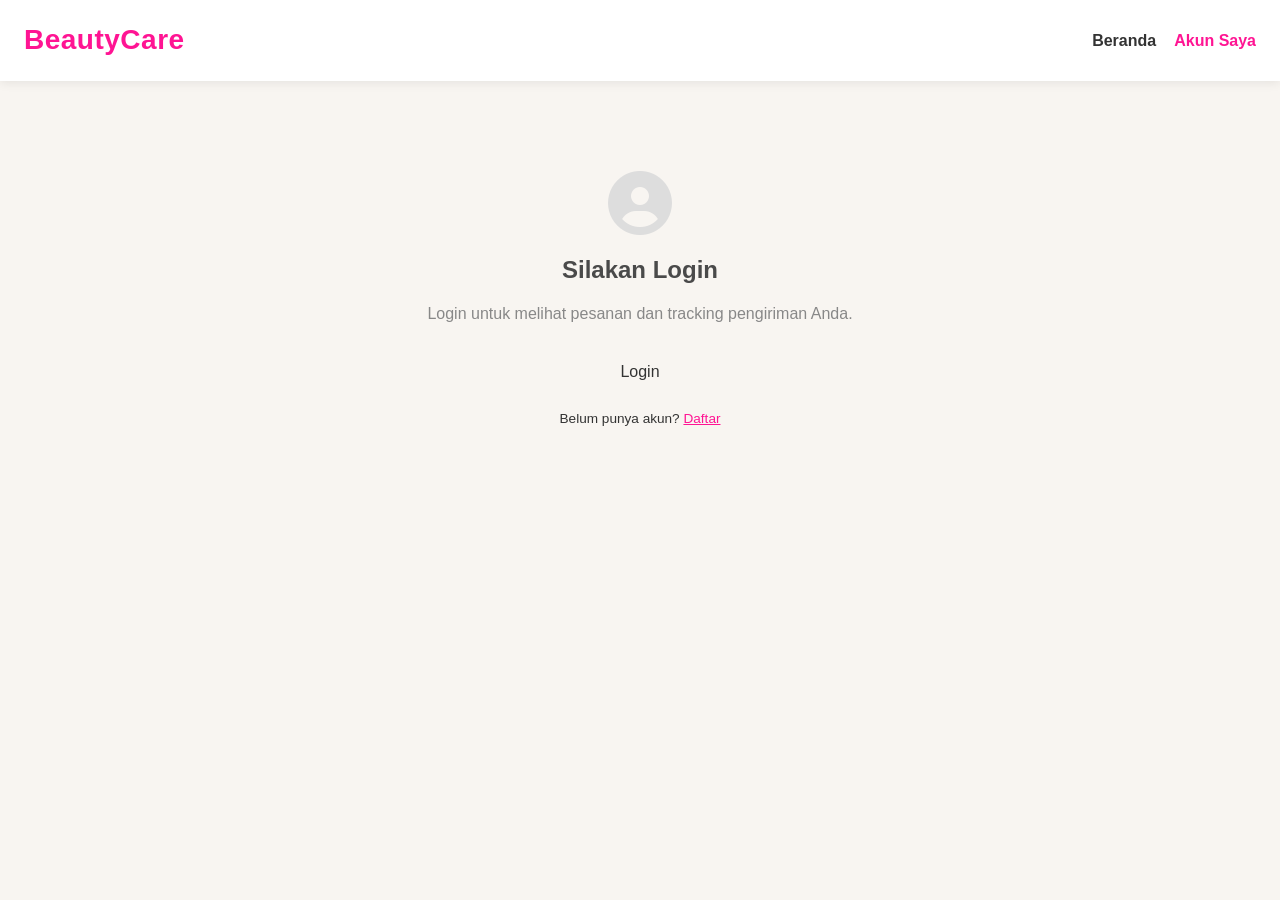
<file: account.html>
<!DOCTYPE html>
<html lang="id">
<head>
  <meta charset="UTF-8">
  <meta name="viewport" content="width=device-width, initial-scale=1.0">
  <link rel="stylesheet" href="style.css">
  <link rel="stylesheet" href="https://cdnjs.cloudflare.com/ajax/libs/font-awesome/6.4.0/css/all.min.css">
  <title>Akun Saya - BeautyCare</title>
  <style>
    .account-page { max-width: 900px; margin: 0 auto; padding: 30px 20px; }
    .account-header { display: flex; justify-content: space-between; align-items: center; margin-bottom: 24px; flex-wrap: wrap; gap: 12px; }
    .account-header h1 { font-size: 1.5rem; color: #4a4a4a; }
    .user-info { background: #fff; padding: 18px 22px; border-radius: 16px; box-shadow: 0 4px 16px rgba(0,0,0,0.06); margin-bottom: 24px; display: flex; align-items: center; gap: 14px; }
    .user-avatar { width: 48px; height: 48px; border-radius: 50%; background: deeppink; color: #fff; display: flex; align-items: center; justify-content: center; font-size: 1.2rem; font-weight: 700; }
    .user-details { flex: 1; }
    .user-details strong { display: block; font-size: 1.05rem; }
    .user-details span { font-size: 0.85rem; color: #888; }
    .order-card { background: #fff; border-radius: 16px; box-shadow: 0 4px 16px rgba(0,0,0,0.06); margin-bottom: 16px; overflow: hidden; }
    .order-card-header { padding: 16px 20px; display: flex; justify-content: space-between; align-items: center; border-bottom: 1px solid #f0ece6; flex-wrap: wrap; gap: 8px; }
    .order-id { font-weight: 700; color: #4a4a4a; }
    .order-date { font-size: 0.8rem; color: #999; }
    .order-card-body { padding: 16px 20px; display: flex; gap: 16px; flex-wrap: wrap; }
    .order-produk { flex: 1; min-width: 150px; }
    .order-produk h3 { font-size: 1rem; margin-bottom: 4px; }
    .order-produk p { font-size: 0.85rem; color: #888; }
    .order-rincian { text-align: right; min-width: 140px; }
    .order-rincian .harga { font-weight: 700; color: deeppink; font-size: 1.1rem; }
    .order-rincian .qty { font-size: 0.85rem; color: #888; }
    .order-card-footer { padding: 12px 20px; background: #faf8f5; display: flex; justify-content: space-between; align-items: center; flex-wrap: wrap; gap: 10px; }
    .resi-box { display: flex; align-items: center; gap: 8px; }
    .resi-box span { font-size: 0.8rem; color: #888; }
    .resi-box .resi-num { font-weight: 700; color: #4a4a4a; letter-spacing: 0.5px; }
    .track-btn { display: inline-flex; align-items: center; gap: 6px; padding: 8px 18px; border-radius: 999px; background: deeppink; color: #fff; font-weight: 600; font-size: 0.85rem; text-decoration: none; transition: 0.2s; }
    .track-btn:hover { background: #c0006e; }
    .status-badge { display: inline-block; padding: 4px 14px; border-radius: 999px; font-size: 0.8rem; font-weight: 600; }
    .no-orders { text-align: center; padding: 60px 20px; color: #999; }
    .no-orders i { font-size: 3rem; margin-bottom: 12px; color: #ddd; }
    .btn-logout { padding: 8px 20px; border-radius: 999px; border: 1.5px solid #e0ddd8; background: #fff; cursor: pointer; font-size: 0.85rem; transition: 0.2s; }
    .btn-logout:hover { border-color: deeppink; color: deeppink; }
    .login-prompt { text-align: center; padding: 60px 20px; }
    .login-prompt h2 { margin-bottom: 12px; color: #4a4a4a; }
  </style>
</head>
<body>
<header>
  <div class="logo">BeautyCare</div>
  <nav>
    <ul>
      <li><a href="index.html">Beranda</a></li>
      <li><a href="account.html" style="color:deeppink;font-weight:700">Akun Saya</a></li>
    </ul>
  </nav>
</header>

<div class="account-page" id="account-page"></div>

<script>
const API_ORDERS = 'api/orders.php';
const API_AUTH = 'api/auth.php';
const API_DIGITAL = 'api/digital.php';

function getToken() { return localStorage.getItem('bcare_token'); }
function getUser() {
  const raw = localStorage.getItem('bcare_user');
  return raw ? JSON.parse(raw) : null;
}

function formatRupiah(n) {
  return 'Rp ' + n.toString().replace(/\B(?=(\d{3})+(?!\d))/g, '.');
}

function statusBadge(s) {
  const colors = {
    'Menunggu': 'background:#fff3cd;color:#856404',
    'Diproses': 'background:#cce5ff;color:#004085',
    'Dikirim': 'background:#d4edda;color:#155724',
    'Selesai': 'background:#d4edda;color:#155724',
    'Ditolak': 'background:#f8d7da;color:#721c24'
  };
  return `<span class="status-badge" style="${colors[s] || ''}">${s}</span>`;
}

async function loadOrders() {
  const page = document.getElementById('account-page');
  const user = getUser();
  const token = getToken();

  if (!user || !token) {
    page.innerHTML = `
      <div class="login-prompt">
        <i class="fas fa-user-circle" style="font-size:4rem;color:#ddd;margin-bottom:16px;display:block"></i>
        <h2>Silakan Login</h2>
        <p style="color:#888;margin-bottom:20px">Login untuk melihat pesanan dan tracking pengiriman Anda.</p>
        <a href="login.html" class="btn-pesan" style="display:inline-block;padding:12px 40px;text-decoration:none">Login</a>
        <p style="margin-top:12px;font-size:0.85rem">Belum punya akun? <a href="register.html" style="color:deeppink">Daftar</a></p>
      </div>`;
    return;
  }

  page.innerHTML = '<p style="text-align:center;padding:40px;color:#999">Memuat pesanan...</p>';

  try {
    const res = await fetch(API_ORDERS + '?user_id=' + user.id);
    const orders = await res.json();

    page.innerHTML = `
      <div class="account-header">
        <h1><i class="fas fa-box"></i> Pesanan Saya</h1>
        <button class="btn-logout" onclick="logout()"><i class="fas fa-sign-out-alt"></i> Logout</button>
      </div>
      <div class="user-info">
        <div class="user-avatar">${user.nama.charAt(0).toUpperCase()}</div>
        <div class="user-details">
          <strong>${user.nama}</strong>
          <span>${user.email}</span>
        </div>
      </div>
      ${orders.length === 0 ? `
        <div class="no-orders">
          <i class="fas fa-shopping-bag"></i>
          <p>Belum ada pesanan.</p>
          <a href="index.html" class="btn-pesan" style="display:inline-block;margin-top:12px;padding:10px 28px;text-decoration:none">Belanja Sekarang</a>
        </div>
      ` : orders.map(o => {
        const statusClass = 'status-' + o.status.toLowerCase().replace(/ /g, '-');
        const jntTrack = o.resi ? 'https://www.jet.co.id/tracking/' + o.resi : '#';
        const isDigital = o.kurir === '-' || o.kota_tujuan === '-' || o.alamat === '-';
        return `
        <div class="order-card">
          <div class="order-card-header">
            <div>
              <span class="order-id">#${o.id}</span>
              <span class="order-date">${o.tanggal || '-'}</span>
              ${isDigital ? '<span style="margin-left:8px;font-size:0.7rem;color:#1565c0;background:#e3f2fd;padding:2px 10px;border-radius:999px"><i class="fas fa-download"></i> Digital</span>' : ''}
            </div>
            ${statusBadge(o.status)}
          </div>
          <div class="order-card-body">
            <div class="order-produk">
              <h3>${o.produk}</h3>
              ${isDigital ? '<p style="color:#1565c0"><i class="fas fa-download"></i> Produk Digital</p>' : `<p>Kurir: ${o.kurir || 'J&T Reguler'} | ${o.kota_tujuan || ''}</p>`}
              ${o.catatan ? '<p style="font-style:italic;color:#999">Catatan: ' + o.catatan + '</p>' : ''}
            </div>
            <div class="order-rincian">
              <div class="harga">${formatRupiah(o.total || o.harga * o.jumlah)}</div>
              <div class="qty">${o.jumlah} x ${formatRupiah(o.harga)}</div>
            </div>
          </div>
          <div class="order-card-footer">
            ${isDigital && (o.status === 'Diproses' || o.status === 'Dikirim' || o.status === 'Selesai') ? `
              <a href="${API_DIGITAL}?action=view&id=${o.produk_id}&order_id=${o.id}&user_id=${o.user_id}" target="_blank" class="track-btn" style="background:#1565c0"><i class="fas fa-eye"></i> Lihat Produk Digital</a>
            ` : ''}
            ${!isDigital ? `
            <div class="resi-box">
              ${o.resi ? `<span>No. Resi:</span><span class="resi-num">${o.resi}</span>` : '<span style="color:#999">Resi: -</span>'}
            </div>
            ${o.resi ? `<a href="${jntTrack}" target="_blank" class="track-btn"><i class="fas fa-search-location"></i> Lacak Paket</a>` : '<span style="font-size:0.8rem;color:#bbb">Menunggu resi</span>'}
            ` : ''}
          </div>
        </div>`;
      }).join('')}`;
  } catch {
    page.innerHTML = '<p style="text-align:center;padding:40px;color:#e74c3c">Gagal memuat pesanan.</p>';
  }
}

function logout() {
  const token = getToken();
  if (token) {
    fetch(API_AUTH + '?action=logout', {
      method: 'POST',
      headers: { 'Content-Type': 'application/json' },
      body: JSON.stringify({ token })
    }).catch(() => {});
  }
  localStorage.removeItem('bcare_token');
  localStorage.removeItem('bcare_user');
  loadOrders();
}

loadOrders();
</script>
</body>
</html>
</file>
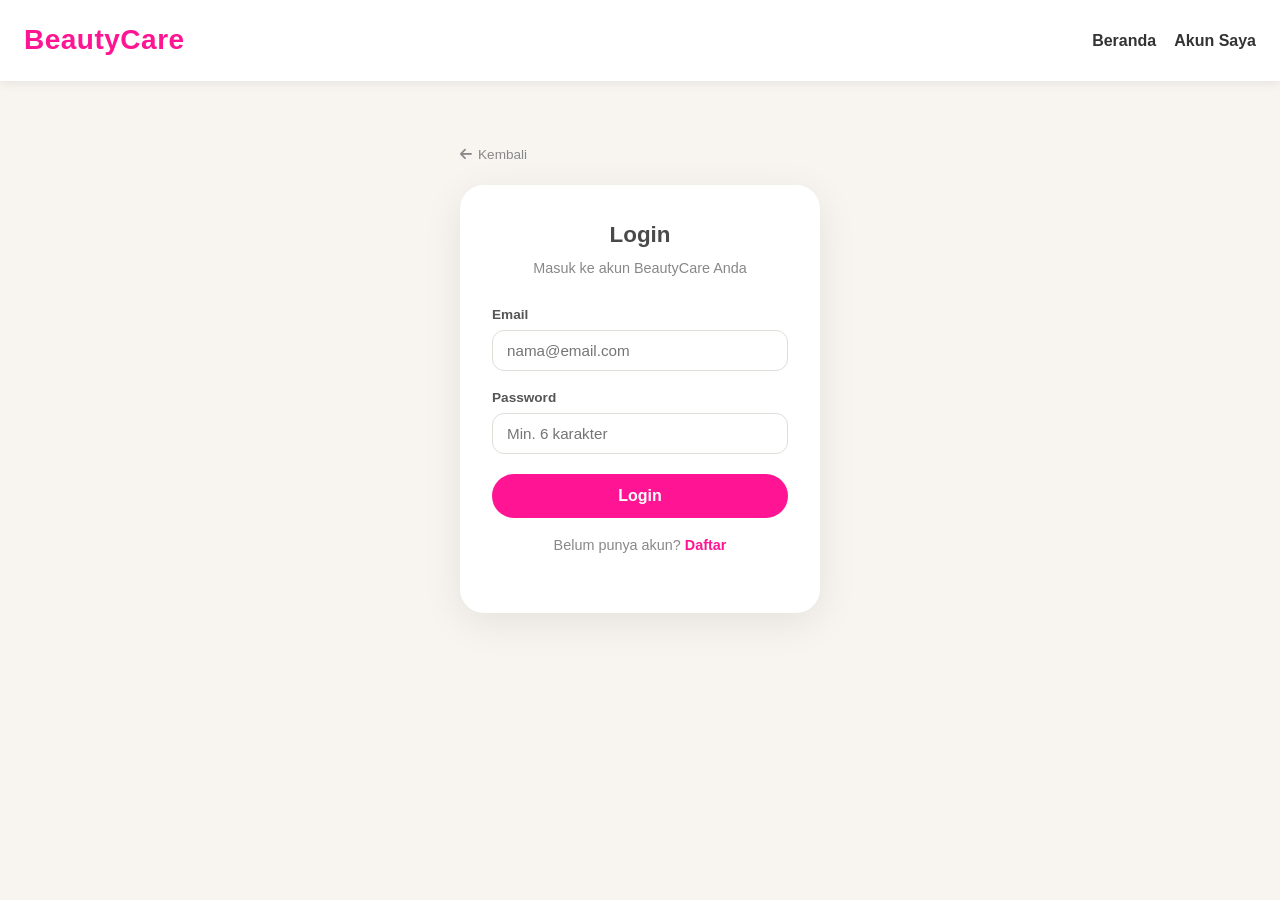
<file: login.html>
<!DOCTYPE html>
<html lang="id">
<head>
  <meta charset="UTF-8">
  <meta name="viewport" content="width=device-width, initial-scale=1.0">
  <link rel="stylesheet" href="style.css">
  <link rel="stylesheet" href="https://cdnjs.cloudflare.com/ajax/libs/font-awesome/6.4.0/css/all.min.css">
  <title>Login - BeautyCare</title>
  <style>
    .auth-page { max-width: 400px; margin: 60px auto; padding: 0 20px; }
    .auth-card { background: #fff; padding: 32px; border-radius: 24px; box-shadow: 0 10px 40px rgba(0,0,0,0.08); }
    .auth-card h1 { text-align:center; font-size:1.4rem; color:#4a4a4a; margin-bottom:4px; }
    .auth-card p { text-align:center; color:#888; font-size:0.9rem; margin-bottom:24px; }
    .auth-card .form-group { margin-bottom:16px; }
    .auth-card label { display:block; font-size:0.85rem; font-weight:600; color:#555; margin-bottom:4px; }
    .auth-card input { width:100%; padding:11px 14px; border:1.5px solid #e0ddd8; border-radius:12px; font-size:0.95rem; box-sizing:border-box; transition:0.2s; }
    .auth-card input:focus { outline:none; border-color:deeppink; }
    .auth-card .btn-submit { width:100%; padding:13px; border:none; border-radius:999px; background:deeppink; color:#fff; font-weight:700; font-size:1rem; cursor:pointer; transition:0.25s; margin-top:4px; }
    .auth-card .btn-submit:hover { background:#c0006e; }
    .auth-card .link { text-align:center; margin-top:16px; font-size:0.9rem; color:#888; }
    .auth-card .link a { color:deeppink; text-decoration:none; font-weight:600; }
    .auth-card .error-msg { background:#fff0f0; color:#e74c3c; padding:10px 14px; border-radius:10px; font-size:0.85rem; margin-bottom:16px; display:none; }
    .back-link { display:inline-flex; align-items:center; gap:6px; color:#888; text-decoration:none; font-size:0.85rem; margin-bottom:20px; }
    .back-link:hover { color:deeppink; }
  </style>
</head>
<body>
<header>
  <div class="logo">BeautyCare</div>
  <nav>
    <ul>
      <li><a href="index.html">Beranda</a></li>
      <li><a href="account.html">Akun Saya</a></li>
    </ul>
  </nav>
</header>
<div class="auth-page">
  <a href="index.html" class="back-link"><i class="fas fa-arrow-left"></i> Kembali</a>
  <div class="auth-card">
    <h1>Login</h1>
    <p>Masuk ke akun BeautyCare Anda</p>
    <div class="error-msg" id="error-msg"></div>
    <form id="form-login">
      <div class="form-group">
        <label>Email</label>
        <input type="email" id="email" required placeholder="nama@email.com">
      </div>
      <div class="form-group">
        <label>Password</label>
        <input type="password" id="password" required placeholder="Min. 6 karakter">
      </div>
      <button type="submit" class="btn-submit" id="btn-login">Login</button>
    </form>
    <p class="link">Belum punya akun? <a href="register.html">Daftar</a></p>
  </div>
</div>
<script>
document.getElementById('form-login').addEventListener('submit', async function(e) {
  e.preventDefault();
  const btn = document.getElementById('btn-login');
  const errEl = document.getElementById('error-msg');
  btn.textContent = 'Memproses...';
  btn.disabled = true;
  errEl.style.display = 'none';
  try {
    const res = await fetch('api/auth.php?action=login', {
      method: 'POST',
      headers: { 'Content-Type': 'application/json' },
      body: JSON.stringify({ email: document.getElementById('email').value, password: document.getElementById('password').value })
    });
    const data = await res.json();
    if (res.ok) {
      localStorage.setItem('bcare_token', data.token);
      localStorage.setItem('bcare_user', JSON.stringify(data.user));
      window.location.href = 'account.html';
    } else {
      errEl.textContent = data.error || 'Login gagal';
      errEl.style.display = 'block';
    }
  } catch {
    errEl.textContent = 'Gagal terhubung ke server.';
    errEl.style.display = 'block';
  } finally {
    btn.textContent = 'Login';
    btn.disabled = false;
  }
});
</script>
</body>
</html>
</file>
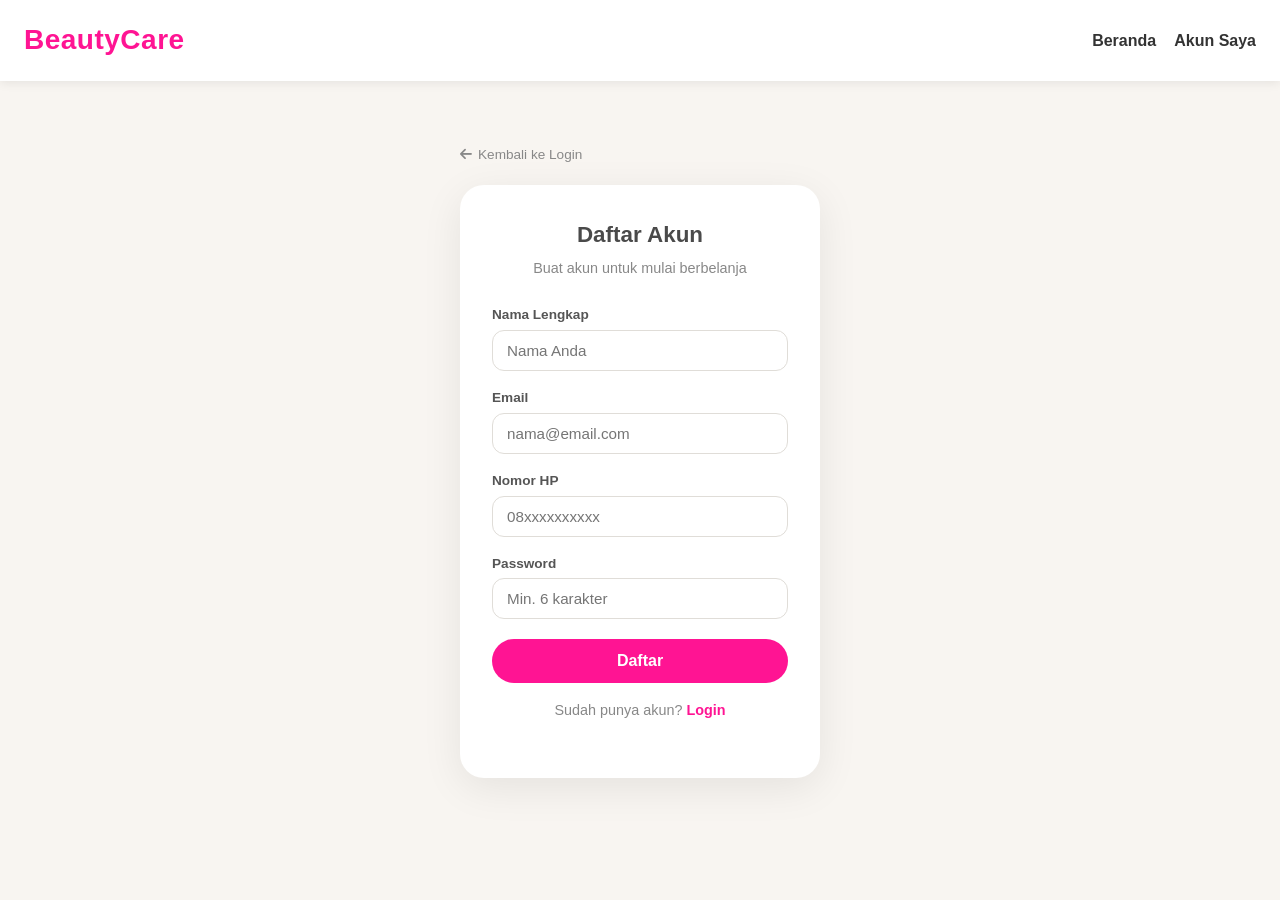
<file: register.html>
<!DOCTYPE html>
<html lang="id">
<head>
  <meta charset="UTF-8">
  <meta name="viewport" content="width=device-width, initial-scale=1.0">
  <link rel="stylesheet" href="style.css">
  <link rel="stylesheet" href="https://cdnjs.cloudflare.com/ajax/libs/font-awesome/6.4.0/css/all.min.css">
  <title>Daftar - BeautyCare</title>
  <style>
    .auth-page { max-width: 400px; margin: 60px auto; padding: 0 20px; }
    .auth-card { background: #fff; padding: 32px; border-radius: 24px; box-shadow: 0 10px 40px rgba(0,0,0,0.08); }
    .auth-card h1 { text-align:center; font-size:1.4rem; color:#4a4a4a; margin-bottom:4px; }
    .auth-card p { text-align:center; color:#888; font-size:0.9rem; margin-bottom:24px; }
    .auth-card .form-group { margin-bottom:16px; }
    .auth-card label { display:block; font-size:0.85rem; font-weight:600; color:#555; margin-bottom:4px; }
    .auth-card input { width:100%; padding:11px 14px; border:1.5px solid #e0ddd8; border-radius:12px; font-size:0.95rem; box-sizing:border-box; transition:0.2s; }
    .auth-card input:focus { outline:none; border-color:deeppink; }
    .auth-card .btn-submit { width:100%; padding:13px; border:none; border-radius:999px; background:deeppink; color:#fff; font-weight:700; font-size:1rem; cursor:pointer; transition:0.25s; margin-top:4px; }
    .auth-card .btn-submit:hover { background:#c0006e; }
    .auth-card .link { text-align:center; margin-top:16px; font-size:0.9rem; color:#888; }
    .auth-card .link a { color:deeppink; text-decoration:none; font-weight:600; }
    .auth-card .error-msg { background:#fff0f0; color:#e74c3c; padding:10px 14px; border-radius:10px; font-size:0.85rem; margin-bottom:16px; display:none; }
    .back-link { display:inline-flex; align-items:center; gap:6px; color:#888; text-decoration:none; font-size:0.85rem; margin-bottom:20px; }
    .back-link:hover { color:deeppink; }
  </style>
</head>
<body>
<header>
  <div class="logo">BeautyCare</div>
  <nav>
    <ul>
      <li><a href="index.html">Beranda</a></li>
      <li><a href="account.html">Akun Saya</a></li>
    </ul>
  </nav>
</header>
<div class="auth-page">
  <a href="login.html" class="back-link"><i class="fas fa-arrow-left"></i> Kembali ke Login</a>
  <div class="auth-card">
    <h1>Daftar Akun</h1>
    <p>Buat akun untuk mulai berbelanja</p>
    <div class="error-msg" id="error-msg"></div>
    <form id="form-register">
      <div class="form-group">
        <label>Nama Lengkap</label>
        <input type="text" id="nama" required placeholder="Nama Anda">
      </div>
      <div class="form-group">
        <label>Email</label>
        <input type="email" id="email" required placeholder="nama@email.com">
      </div>
      <div class="form-group">
        <label>Nomor HP</label>
        <input type="tel" id="no_hp" placeholder="08xxxxxxxxxx">
      </div>
      <div class="form-group">
        <label>Password</label>
        <input type="password" id="password" required minlength="6" placeholder="Min. 6 karakter">
      </div>
      <button type="submit" class="btn-submit" id="btn-register">Daftar</button>
    </form>
    <p class="link">Sudah punya akun? <a href="login.html">Login</a></p>
  </div>
</div>
<script>
document.getElementById('form-register').addEventListener('submit', async function(e) {
  e.preventDefault();
  const btn = document.getElementById('btn-register');
  const errEl = document.getElementById('error-msg');
  btn.textContent = 'Memproses...';
  btn.disabled = true;
  errEl.style.display = 'none';
  try {
    const res = await fetch('api/auth.php?action=register', {
      method: 'POST',
      headers: { 'Content-Type': 'application/json' },
      body: JSON.stringify({
        nama: document.getElementById('nama').value,
        email: document.getElementById('email').value,
        password: document.getElementById('password').value,
        no_hp: document.getElementById('no_hp').value
      })
    });
    const data = await res.json();
    if (res.ok) {
      localStorage.setItem('bcare_token', data.token);
      localStorage.setItem('bcare_user', JSON.stringify(data.user));
      window.location.href = 'account.html';
    } else {
      errEl.textContent = data.error || 'Pendaftaran gagal';
      errEl.style.display = 'block';
    }
  } catch {
    errEl.textContent = 'Gagal terhubung ke server.';
    errEl.style.display = 'block';
  } finally {
    btn.textContent = 'Daftar';
    btn.disabled = false;
  }
});
</script>
</body>
</html>
</file>
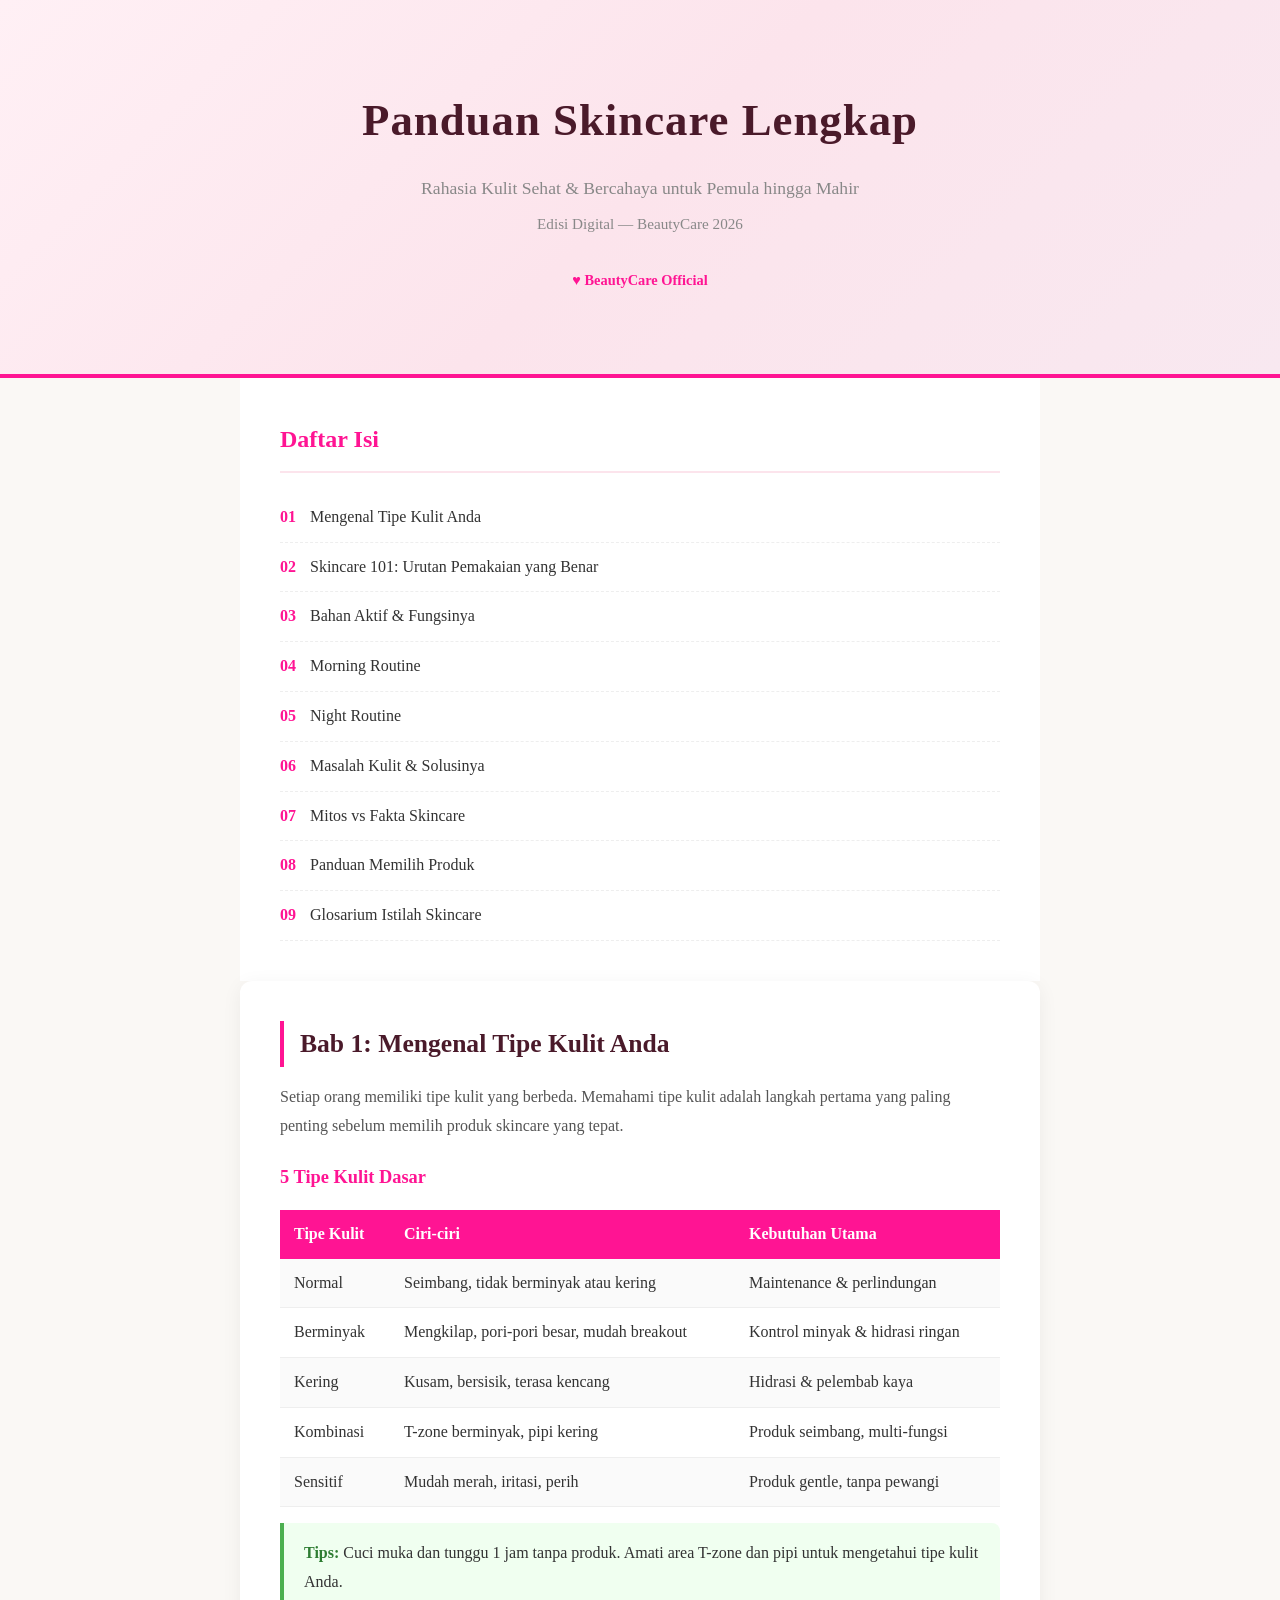
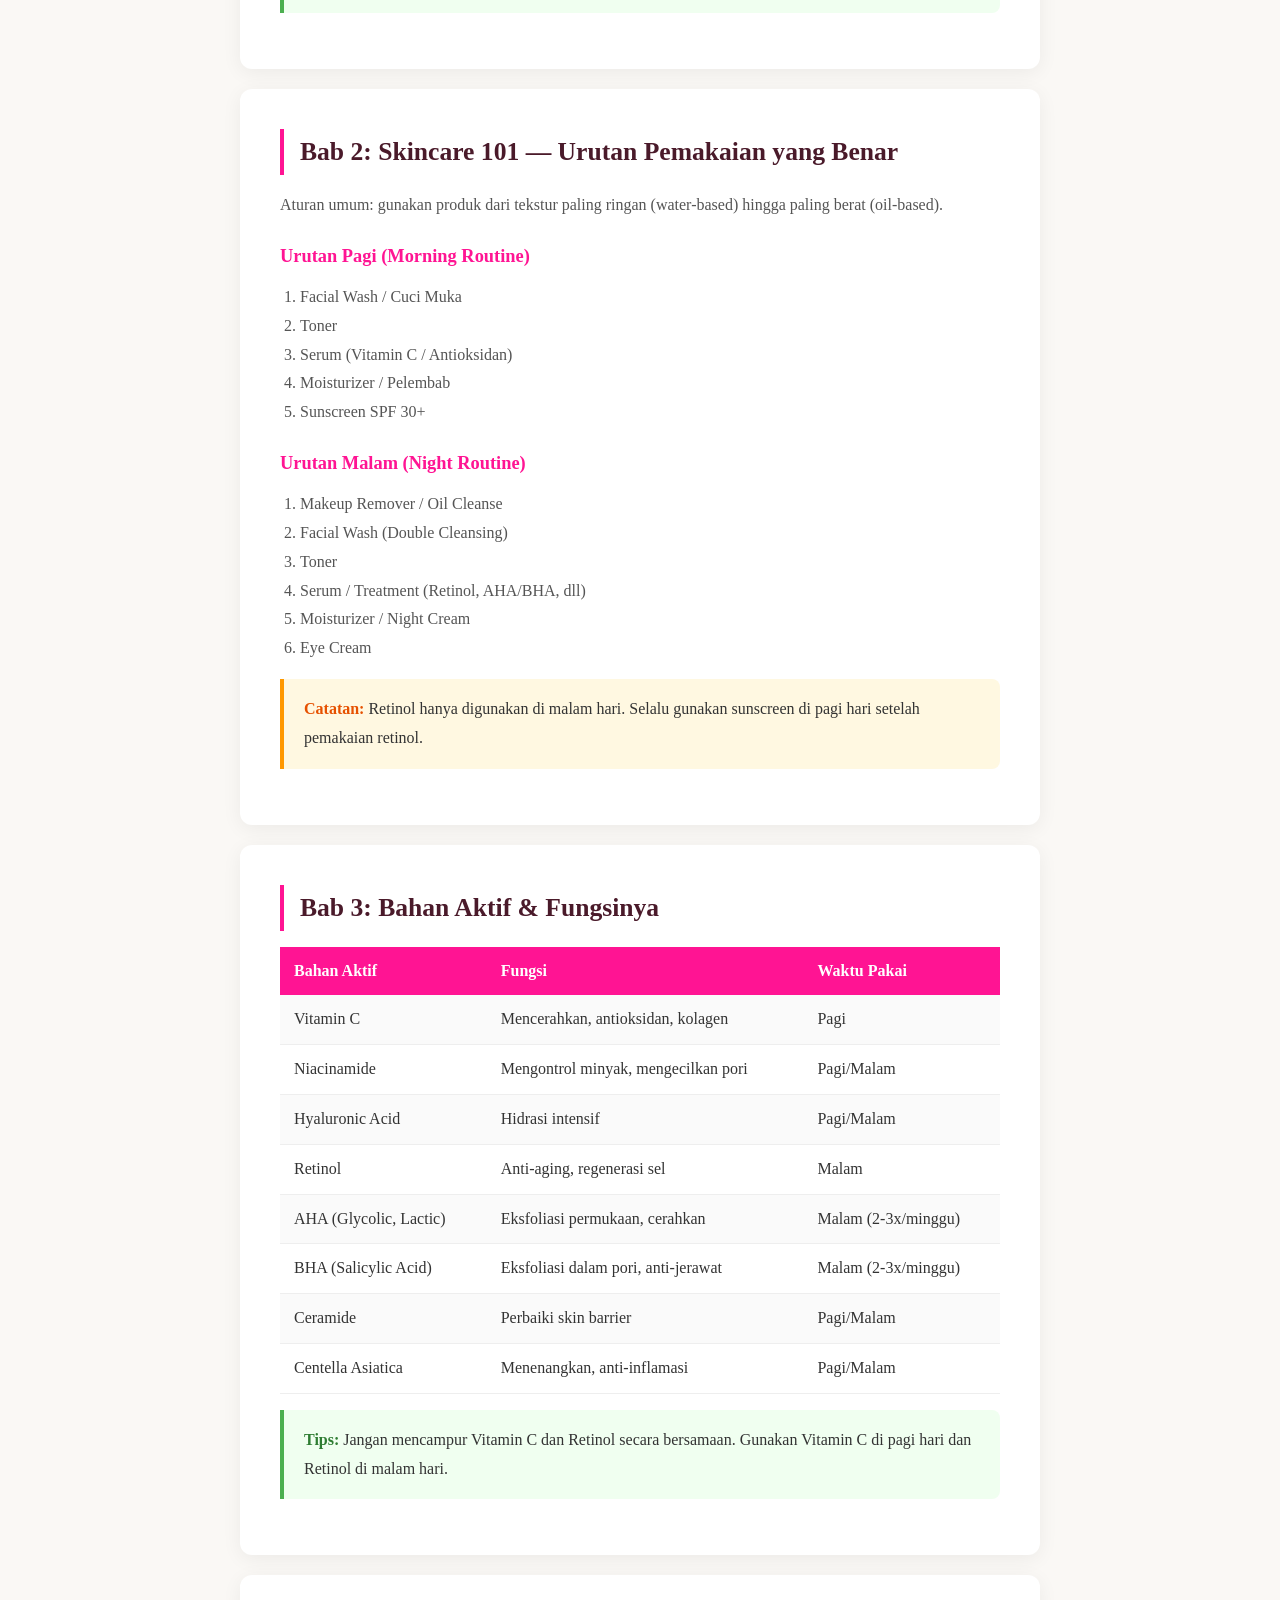
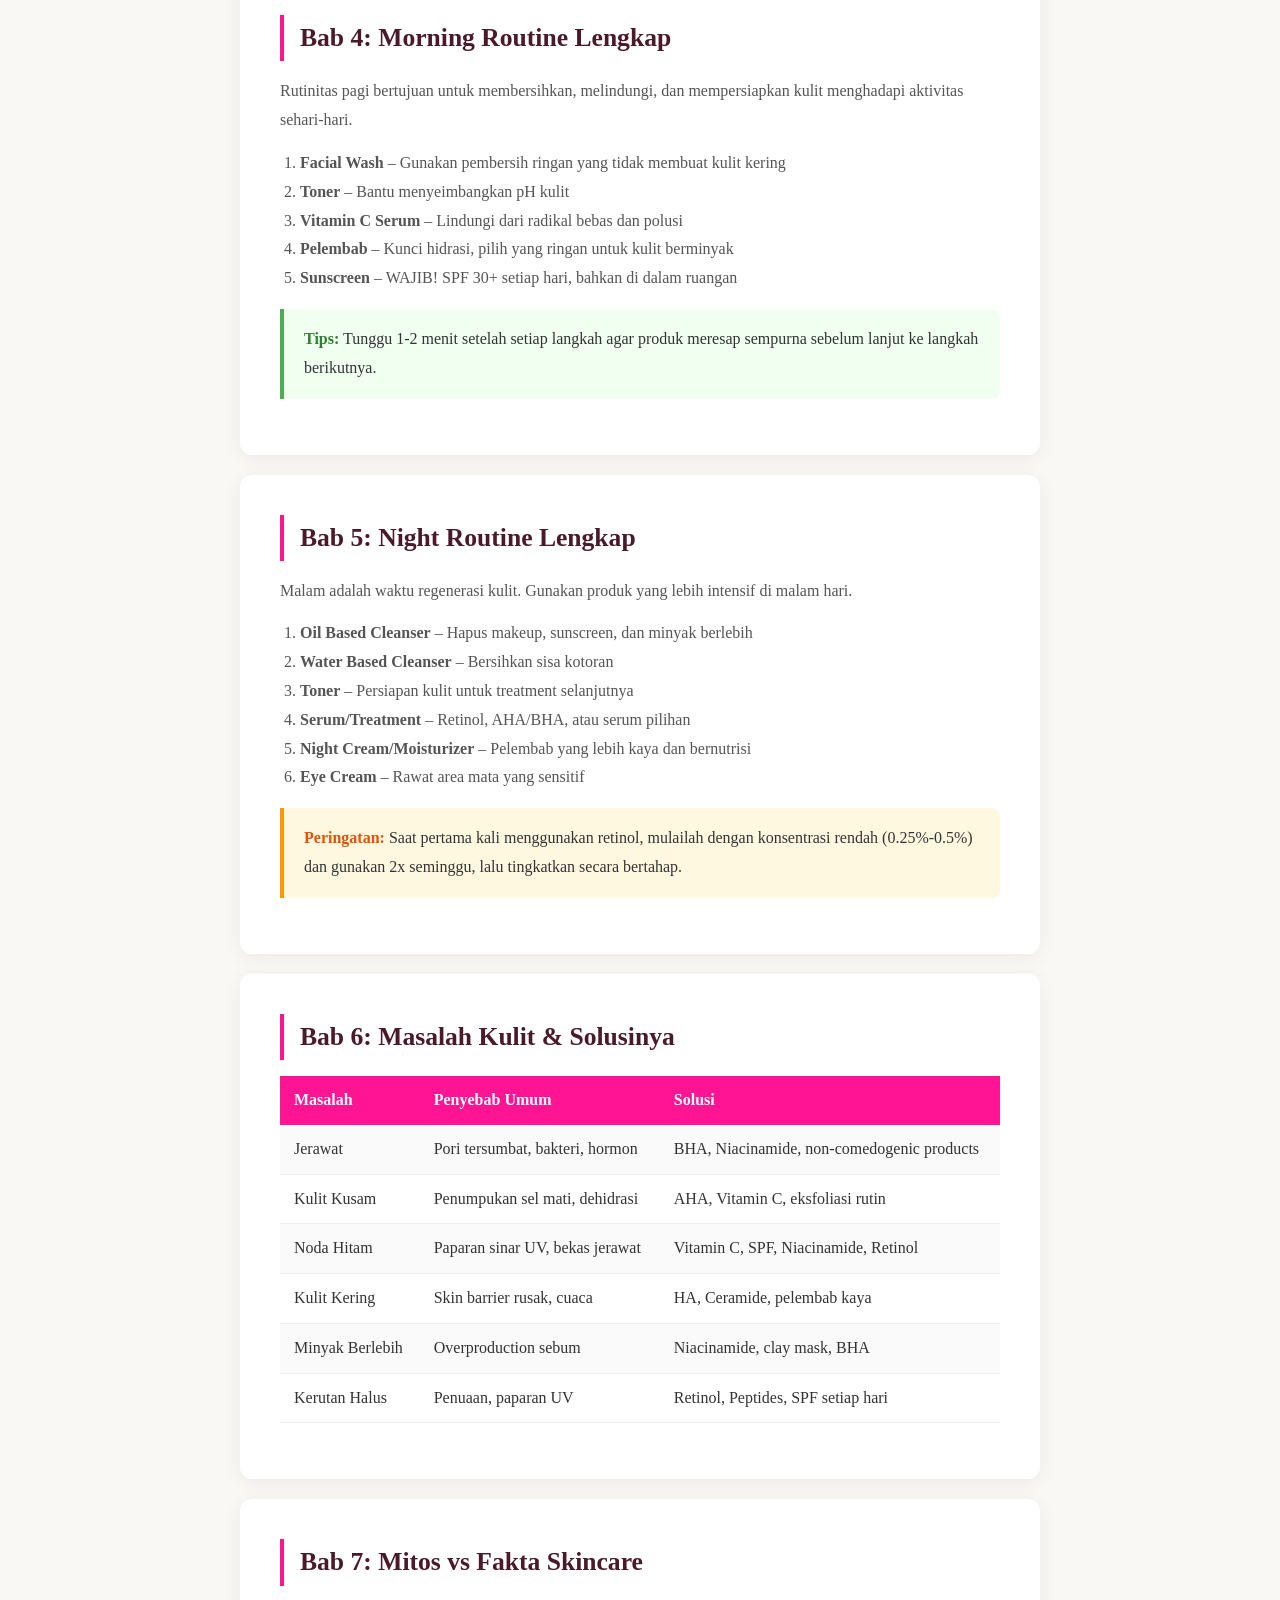
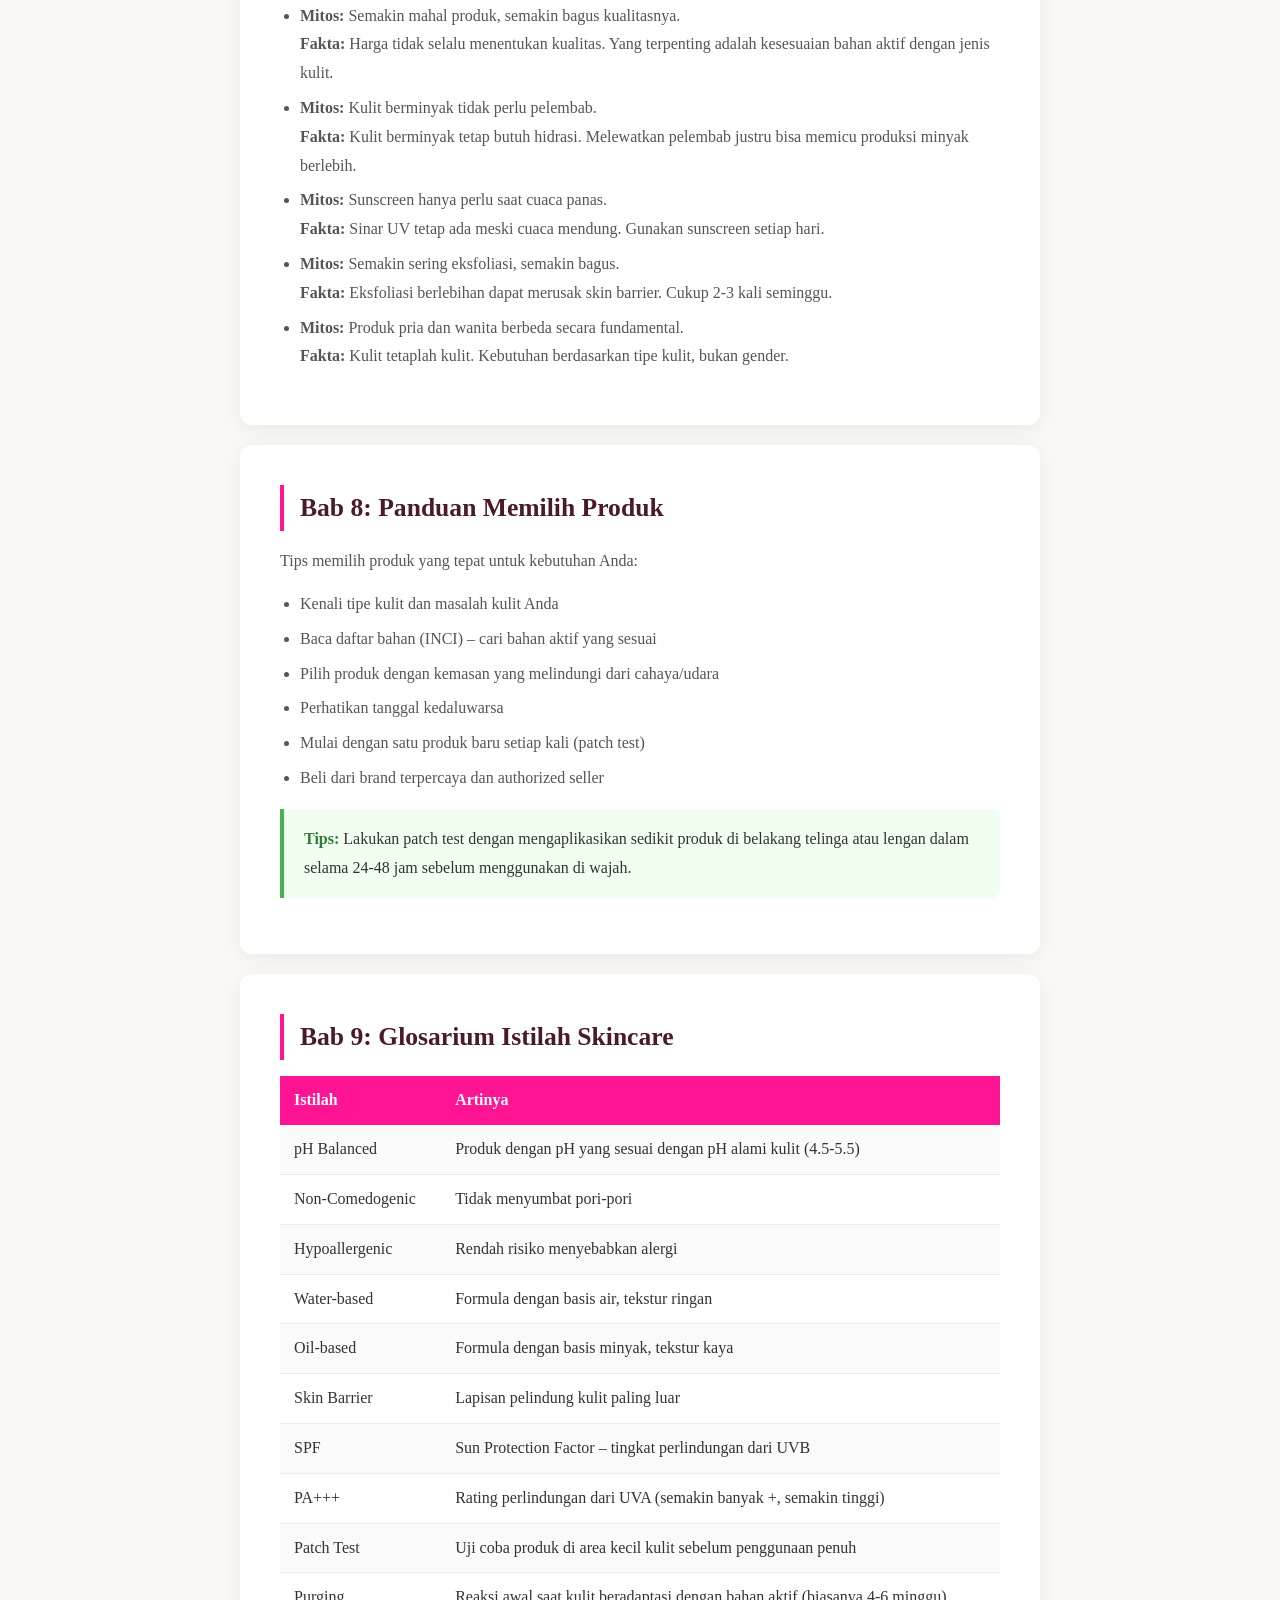
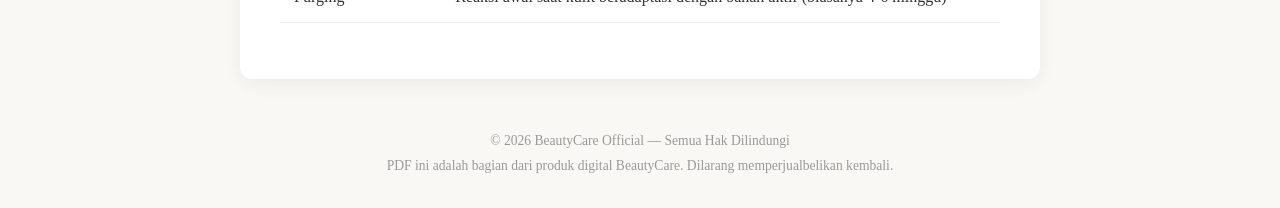
<file: digital/ebook-panduan-skincare.html>
<!DOCTYPE html>
<html lang="id">
<head>
<meta charset="UTF-8">
<meta name="viewport" content="width=device-width, initial-scale=1.0">
<title>Panduan Skincare Lengkap - BeautyCare</title>
<style>
  @media print { @page { margin: 1.5cm; } body { -webkit-print-color-adjust: exact; print-color-adjust: exact; } }
  * { box-sizing: border-box; margin: 0; padding: 0; }
  body { font-family: 'Georgia', 'Times New Roman', serif; background: #faf8f5; color: #333; line-height: 1.8; }
  .cover { text-align: center; padding: 80px 40px; background: linear-gradient(135deg, #fff0f5 0%, #fce4ec 50%, #f8e8f0 100%); border-bottom: 4px solid deeppink; position: relative; }
  .cover::after { content: ''; position: absolute; bottom: -2px; left: 10%; width: 80%; height: 2px; background: linear-gradient(90deg, transparent, deeppink, transparent); }
  .cover h1 { font-size: 2.8rem; color: #4a1a2a; margin-bottom: 12px; letter-spacing: 1px; }
  .cover .sub { font-size: 1.1rem; color: #888; margin-bottom: 6px; }
  .cover .brand { font-size: 0.9rem; color: deeppink; font-weight: bold; margin-top: 30px; }
  .toc { padding: 40px; background: #fff; max-width: 800px; margin: 0 auto; }
  .toc h2 { color: deeppink; margin-bottom: 20px; font-size: 1.5rem; border-bottom: 2px solid #fce4ec; padding-bottom: 10px; }
  .toc ul { list-style: none; }
  .toc ul li { padding: 10px 0; border-bottom: 1px dashed #eee; font-size: 1rem; }
  .toc ul li span { color: deeppink; font-weight: bold; margin-right: 10px; }
  .chapter { padding: 40px; max-width: 800px; margin: 0 auto; background: #fff; margin-bottom: 20px; border-radius: 12px; box-shadow: 0 4px 20px rgba(0,0,0,0.06); }
  .chapter h2 { color: #4a1a2a; font-size: 1.6rem; margin-bottom: 16px; border-left: 4px solid deeppink; padding-left: 16px; }
  .chapter h3 { color: deeppink; font-size: 1.15rem; margin: 20px 0 10px; }
  .chapter p { margin-bottom: 14px; color: #555; font-size: 1rem; }
  .chapter ul { margin: 10px 0 14px 20px; color: #555; }
  .chapter ul li { margin-bottom: 6px; }
  .tip { background: #f0fff0; border-left: 4px solid #4caf50; padding: 16px 20px; margin: 16px 0; border-radius: 0 8px 8px 0; }
  .tip strong { color: #2e7d32; }
  .warning { background: #fff8e1; border-left: 4px solid #ff9800; padding: 16px 20px; margin: 16px 0; border-radius: 0 8px 8px 0; }
  .warning strong { color: #e65100; }
  table { width: 100%; border-collapse: collapse; margin: 16px 0; }
  table th { background: deeppink; color: #fff; padding: 10px 14px; text-align: left; }
  table td { padding: 10px 14px; border-bottom: 1px solid #eee; }
  table tr:nth-child(even) { background: #fafafa; }
  .footer { text-align: center; padding: 30px; color: #999; font-size: 0.85rem; }
  @media (max-width: 600px) { .cover h1 { font-size: 2rem; } .chapter { padding: 20px; } }
</style>
</head>
<body>

<div class="cover">
  <h1>Panduan Skincare Lengkap</h1>
  <p class="sub">Rahasia Kulit Sehat &amp; Bercahaya untuk Pemula hingga Mahir</p>
  <p class="sub" style="font-size:0.95rem">Edisi Digital &mdash; BeautyCare 2026</p>
  <p class="brand">&hearts; BeautyCare Official</p>
</div>

<div class="toc">
  <h2>Daftar Isi</h2>
  <ul>
    <li><span>01</span> Mengenal Tipe Kulit Anda</li>
    <li><span>02</span> Skincare 101: Urutan Pemakaian yang Benar</li>
    <li><span>03</span> Bahan Aktif &amp; Fungsinya</li>
    <li><span>04</span> Morning Routine</li>
    <li><span>05</span> Night Routine</li>
    <li><span>06</span> Masalah Kulit &amp; Solusinya</li>
    <li><span>07</span> Mitos vs Fakta Skincare</li>
    <li><span>08</span> Panduan Memilih Produk</li>
    <li><span>09</span> Glosarium Istilah Skincare</li>
  </ul>
</div>

<div class="chapter">
  <h2>Bab 1: Mengenal Tipe Kulit Anda</h2>
  <p>Setiap orang memiliki tipe kulit yang berbeda. Memahami tipe kulit adalah langkah pertama yang paling penting sebelum memilih produk skincare yang tepat.</p>
  <h3>5 Tipe Kulit Dasar</h3>
  <table>
    <tr><th>Tipe Kulit</th><th>Ciri-ciri</th><th>Kebutuhan Utama</th></tr>
    <tr><td>Normal</td><td>Seimbang, tidak berminyak atau kering</td><td>Maintenance &amp; perlindungan</td></tr>
    <tr><td>Berminyak</td><td>Mengkilap, pori-pori besar, mudah breakout</td><td>Kontrol minyak &amp; hidrasi ringan</td></tr>
    <tr><td>Kering</td><td>Kusam, bersisik, terasa kencang</td><td>Hidrasi &amp; pelembab kaya</td></tr>
    <tr><td>Kombinasi</td><td>T-zone berminyak, pipi kering</td><td>Produk seimbang, multi-fungsi</td></tr>
    <tr><td>Sensitif</td><td>Mudah merah, iritasi, perih</td><td>Produk gentle, tanpa pewangi</td></tr>
  </table>
  <div class="tip"><strong>Tips:</strong> Cuci muka dan tunggu 1 jam tanpa produk. Amati area T-zone dan pipi untuk mengetahui tipe kulit Anda.</div>
</div>

<div class="chapter">
  <h2>Bab 2: Skincare 101 &mdash; Urutan Pemakaian yang Benar</h2>
  <p>Aturan umum: gunakan produk dari tekstur paling ringan (water-based) hingga paling berat (oil-based).</p>
  <h3>Urutan Pagi (Morning Routine)</h3>
  <ol style="margin: 10px 0 14px 20px; color: #555;">
    <li>Facial Wash / Cuci Muka</li>
    <li>Toner</li>
    <li>Serum (Vitamin C / Antioksidan)</li>
    <li>Moisturizer / Pelembab</li>
    <li>Sunscreen SPF 30+</li>
  </ol>
  <h3>Urutan Malam (Night Routine)</h3>
  <ol style="margin: 10px 0 14px 20px; color: #555;">
    <li>Makeup Remover / Oil Cleanse</li>
    <li>Facial Wash (Double Cleansing)</li>
    <li>Toner</li>
    <li>Serum / Treatment (Retinol, AHA/BHA, dll)</li>
    <li>Moisturizer / Night Cream</li>
    <li>Eye Cream</li>
  </ol>
  <div class="warning"><strong>Catatan:</strong> Retinol hanya digunakan di malam hari. Selalu gunakan sunscreen di pagi hari setelah pemakaian retinol.</div>
</div>

<div class="chapter">
  <h2>Bab 3: Bahan Aktif &amp; Fungsinya</h2>
  <table>
    <tr><th>Bahan Aktif</th><th>Fungsi</th><th>Waktu Pakai</th></tr>
    <tr><td>Vitamin C</td><td>Mencerahkan, antioksidan, kolagen</td><td>Pagi</td></tr>
    <tr><td>Niacinamide</td><td>Mengontrol minyak, mengecilkan pori</td><td>Pagi/Malam</td></tr>
    <tr><td>Hyaluronic Acid</td><td>Hidrasi intensif</td><td>Pagi/Malam</td></tr>
    <tr><td>Retinol</td><td>Anti-aging, regenerasi sel</td><td>Malam</td></tr>
    <tr><td>AHA (Glycolic, Lactic)</td><td>Eksfoliasi permukaan, cerahkan</td><td>Malam (2-3x/minggu)</td></tr>
    <tr><td>BHA (Salicylic Acid)</td><td>Eksfoliasi dalam pori, anti-jerawat</td><td>Malam (2-3x/minggu)</td></tr>
    <tr><td>Ceramide</td><td>Perbaiki skin barrier</td><td>Pagi/Malam</td></tr>
    <tr><td>Centella Asiatica</td><td>Menenangkan, anti-inflamasi</td><td>Pagi/Malam</td></tr>
  </table>
  <div class="tip"><strong>Tips:</strong> Jangan mencampur Vitamin C dan Retinol secara bersamaan. Gunakan Vitamin C di pagi hari dan Retinol di malam hari.</div>
</div>

<div class="chapter">
  <h2>Bab 4: Morning Routine Lengkap</h2>
  <p>Rutinitas pagi bertujuan untuk membersihkan, melindungi, dan mempersiapkan kulit menghadapi aktivitas sehari-hari.</p>
  <ol style="margin: 10px 0 14px 20px; color: #555;">
    <li><strong>Facial Wash</strong> &ndash; Gunakan pembersih ringan yang tidak membuat kulit kering</li>
    <li><strong>Toner</strong> &ndash; Bantu menyeimbangkan pH kulit</li>
    <li><strong>Vitamin C Serum</strong> &ndash; Lindungi dari radikal bebas dan polusi</li>
    <li><strong>Pelembab</strong> &ndash; Kunci hidrasi, pilih yang ringan untuk kulit berminyak</li>
    <li><strong>Sunscreen</strong> &ndash; WAJIB! SPF 30+ setiap hari, bahkan di dalam ruangan</li>
  </ol>
  <div class="tip"><strong>Tips:</strong> Tunggu 1-2 menit setelah setiap langkah agar produk meresap sempurna sebelum lanjut ke langkah berikutnya.</div>
</div>

<div class="chapter">
  <h2>Bab 5: Night Routine Lengkap</h2>
  <p>Malam adalah waktu regenerasi kulit. Gunakan produk yang lebih intensif di malam hari.</p>
  <ol style="margin: 10px 0 14px 20px; color: #555;">
    <li><strong>Oil Based Cleanser</strong> &ndash; Hapus makeup, sunscreen, dan minyak berlebih</li>
    <li><strong>Water Based Cleanser</strong> &ndash; Bersihkan sisa kotoran</li>
    <li><strong>Toner</strong> &ndash; Persiapan kulit untuk treatment selanjutnya</li>
    <li><strong>Serum/Treatment</strong> &ndash; Retinol, AHA/BHA, atau serum pilihan</li>
    <li><strong>Night Cream/Moisturizer</strong> &ndash; Pelembab yang lebih kaya dan bernutrisi</li>
    <li><strong>Eye Cream</strong> &ndash; Rawat area mata yang sensitif</li>
  </ol>
  <div class="warning"><strong>Peringatan:</strong> Saat pertama kali menggunakan retinol, mulailah dengan konsentrasi rendah (0.25%-0.5%) dan gunakan 2x seminggu, lalu tingkatkan secara bertahap.</div>
</div>

<div class="chapter">
  <h2>Bab 6: Masalah Kulit &amp; Solusinya</h2>
  <table>
    <tr><th>Masalah</th><th>Penyebab Umum</th><th>Solusi</th></tr>
    <tr><td>Jerawat</td><td>Pori tersumbat, bakteri, hormon</td><td>BHA, Niacinamide, non-comedogenic products</td></tr>
    <tr><td>Kulit Kusam</td><td>Penumpukan sel mati, dehidrasi</td><td>AHA, Vitamin C, eksfoliasi rutin</td></tr>
    <tr><td>Noda Hitam</td><td>Paparan sinar UV, bekas jerawat</td><td>Vitamin C, SPF, Niacinamide, Retinol</td></tr>
    <tr><td>Kulit Kering</td><td>Skin barrier rusak, cuaca</td><td>HA, Ceramide, pelembab kaya</td></tr>
    <tr><td>Minyak Berlebih</td><td>Overproduction sebum</td><td>Niacinamide, clay mask, BHA</td></tr>
    <tr><td>Kerutan Halus</td><td>Penuaan, paparan UV</td><td>Retinol, Peptides, SPF setiap hari</td></tr>
  </table>
</div>

<div class="chapter">
  <h2>Bab 7: Mitos vs Fakta Skincare</h2>
  <ul>
    <li><strong>Mitos:</strong> Semakin mahal produk, semakin bagus kualitasnya.<br><strong>Fakta:</strong> Harga tidak selalu menentukan kualitas. Yang terpenting adalah kesesuaian bahan aktif dengan jenis kulit.</li>
    <li><strong>Mitos:</strong> Kulit berminyak tidak perlu pelembab.<br><strong>Fakta:</strong> Kulit berminyak tetap butuh hidrasi. Melewatkan pelembab justru bisa memicu produksi minyak berlebih.</li>
    <li><strong>Mitos:</strong> Sunscreen hanya perlu saat cuaca panas.<br><strong>Fakta:</strong> Sinar UV tetap ada meski cuaca mendung. Gunakan sunscreen setiap hari.</li>
    <li><strong>Mitos:</strong> Semakin sering eksfoliasi, semakin bagus.<br><strong>Fakta:</strong> Eksfoliasi berlebihan dapat merusak skin barrier. Cukup 2-3 kali seminggu.</li>
    <li><strong>Mitos:</strong> Produk pria dan wanita berbeda secara fundamental.<br><strong>Fakta:</strong> Kulit tetaplah kulit. Kebutuhan berdasarkan tipe kulit, bukan gender.</li>
  </ul>
</div>

<div class="chapter">
  <h2>Bab 8: Panduan Memilih Produk</h2>
  <p>Tips memilih produk yang tepat untuk kebutuhan Anda:</p>
  <ul>
    <li>Kenali tipe kulit dan masalah kulit Anda</li>
    <li>Baca daftar bahan (INCI) &ndash; cari bahan aktif yang sesuai</li>
    <li>Pilih produk dengan kemasan yang melindungi dari cahaya/udara</li>
    <li>Perhatikan tanggal kedaluwarsa</li>
    <li>Mulai dengan satu produk baru setiap kali (patch test)</li>
    <li>Beli dari brand terpercaya dan authorized seller</li>
  </ul>
  <div class="tip"><strong>Tips:</strong> Lakukan patch test dengan mengaplikasikan sedikit produk di belakang telinga atau lengan dalam selama 24-48 jam sebelum menggunakan di wajah.</div>
</div>

<div class="chapter">
  <h2>Bab 9: Glosarium Istilah Skincare</h2>
  <table>
    <tr><th>Istilah</th><th>Artinya</th></tr>
    <tr><td>pH Balanced</td><td>Produk dengan pH yang sesuai dengan pH alami kulit (4.5-5.5)</td></tr>
    <tr><td>Non-Comedogenic</td><td>Tidak menyumbat pori-pori</td></tr>
    <tr><td>Hypoallergenic</td><td>Rendah risiko menyebabkan alergi</td></tr>
    <tr><td>Water-based</td><td>Formula dengan basis air, tekstur ringan</td></tr>
    <tr><td>Oil-based</td><td>Formula dengan basis minyak, tekstur kaya</td></tr>
    <tr><td>Skin Barrier</td><td>Lapisan pelindung kulit paling luar</td></tr>
    <tr><td>SPF</td><td>Sun Protection Factor &ndash; tingkat perlindungan dari UVB</td></tr>
    <tr><td>PA+++</td><td>Rating perlindungan dari UVA (semakin banyak +, semakin tinggi)</td></tr>
    <tr><td>Patch Test</td><td>Uji coba produk di area kecil kulit sebelum penggunaan penuh</td></tr>
    <tr><td>Purging</td><td>Reaksi awal saat kulit beradaptasi dengan bahan aktif (biasanya 4-6 minggu)</td></tr>
  </table>
</div>

<div class="footer">
  <p>&copy; 2026 BeautyCare Official &mdash; Semua Hak Dilindungi</p>
  <p>PDF ini adalah bagian dari produk digital BeautyCare. Dilarang memperjualbelikan kembali.</p>
</div>

</body>
</html>
</file>
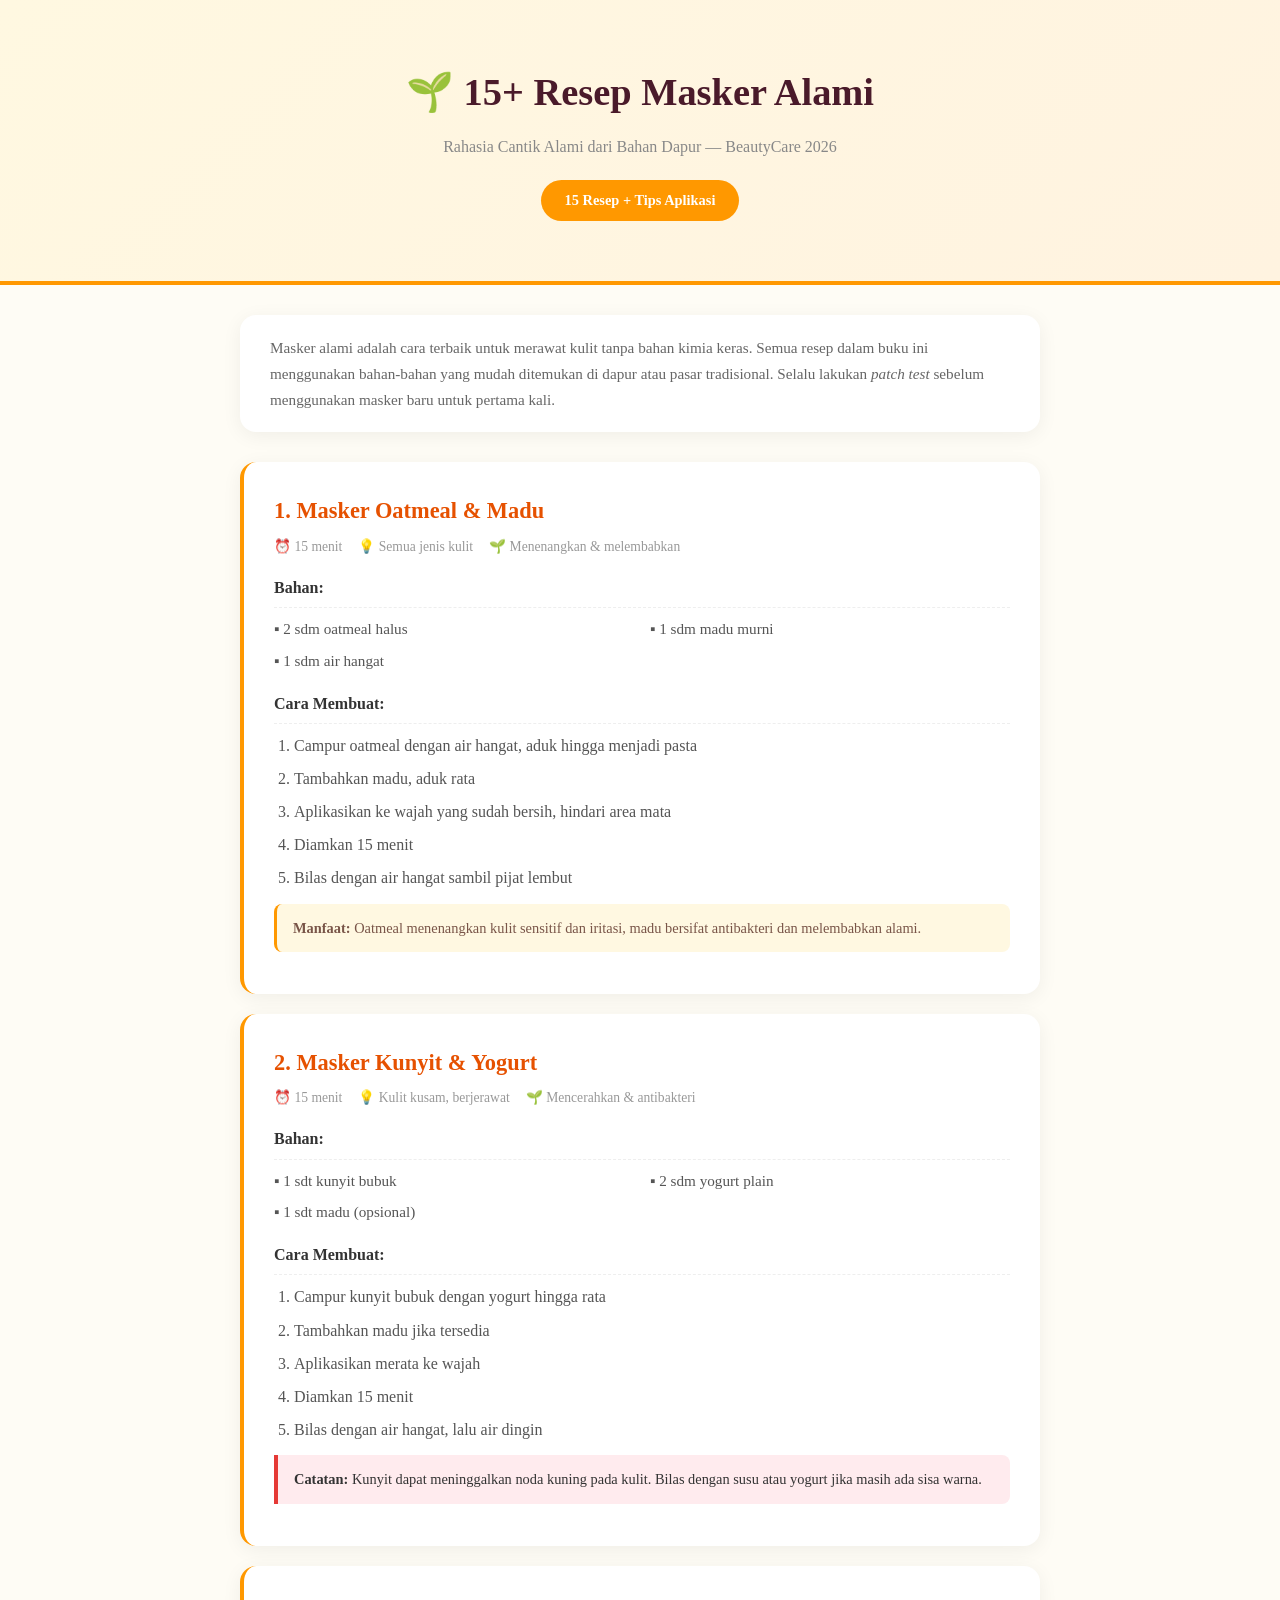
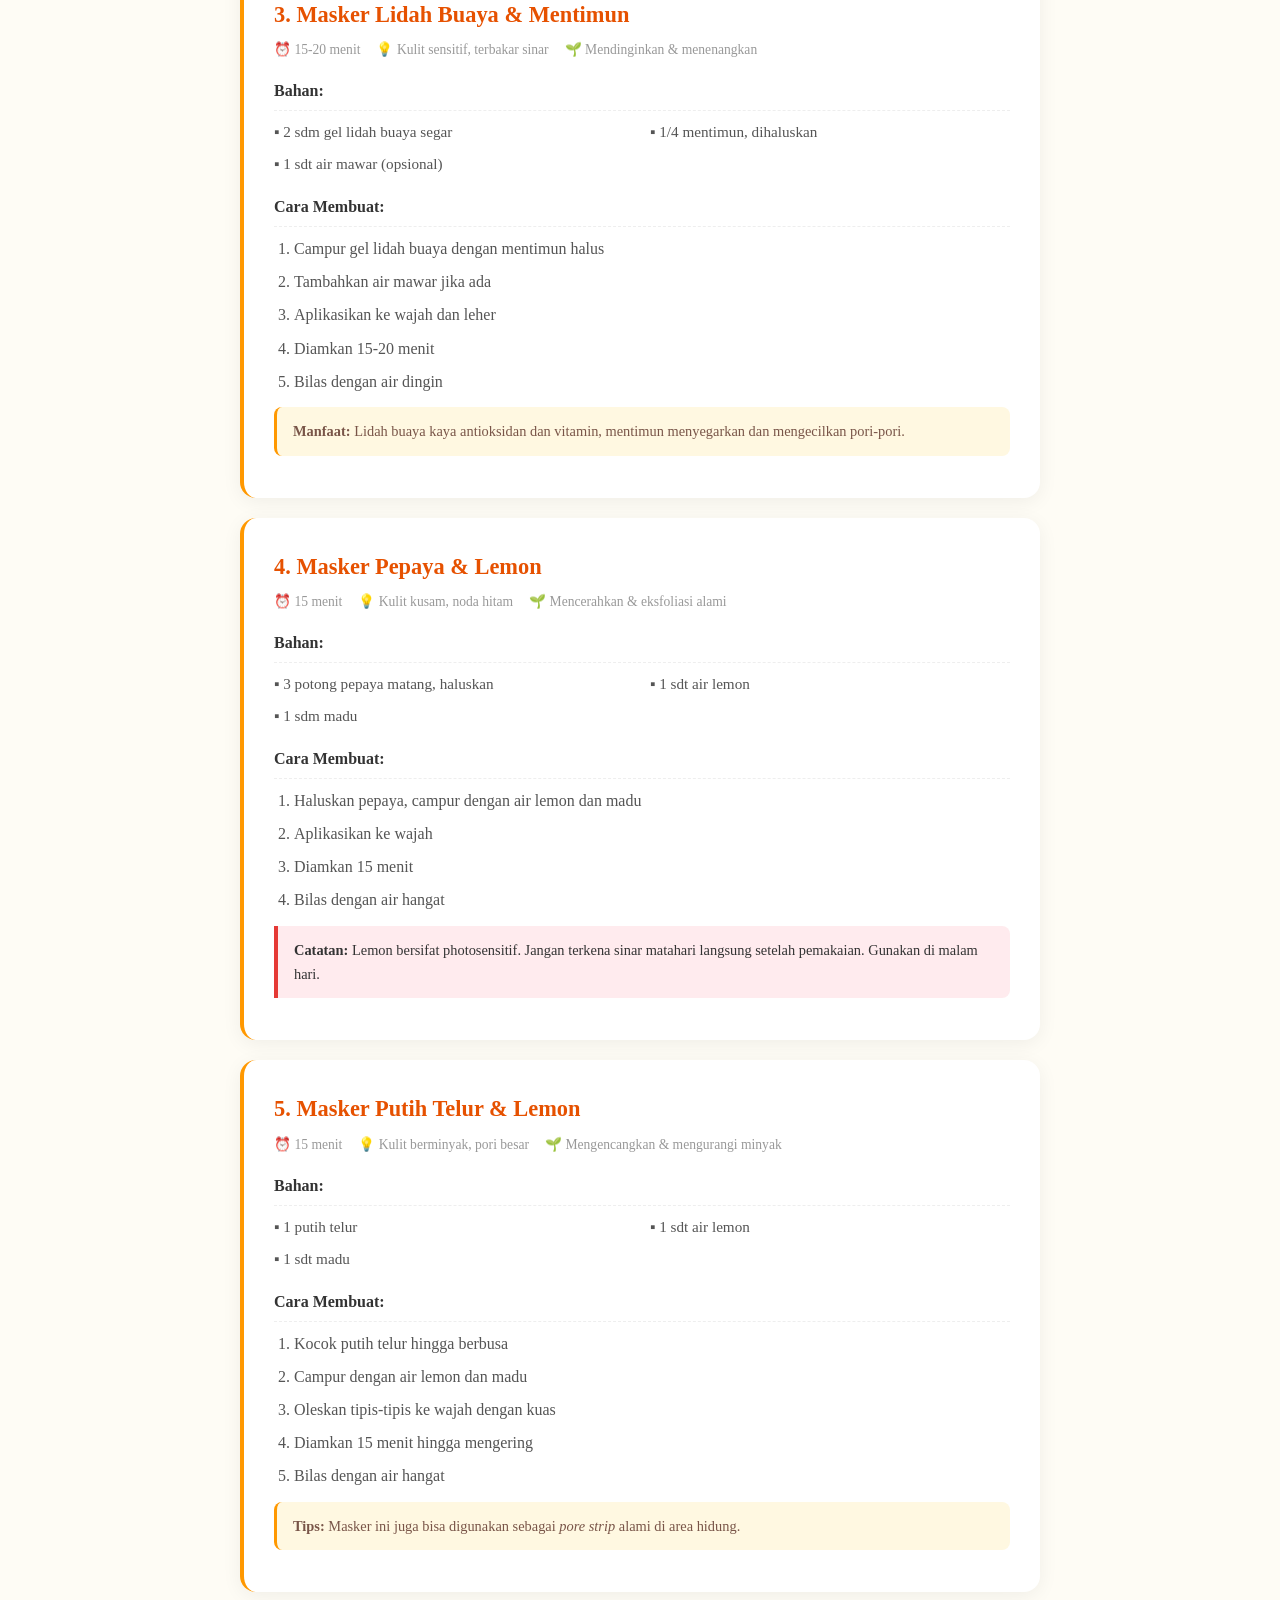
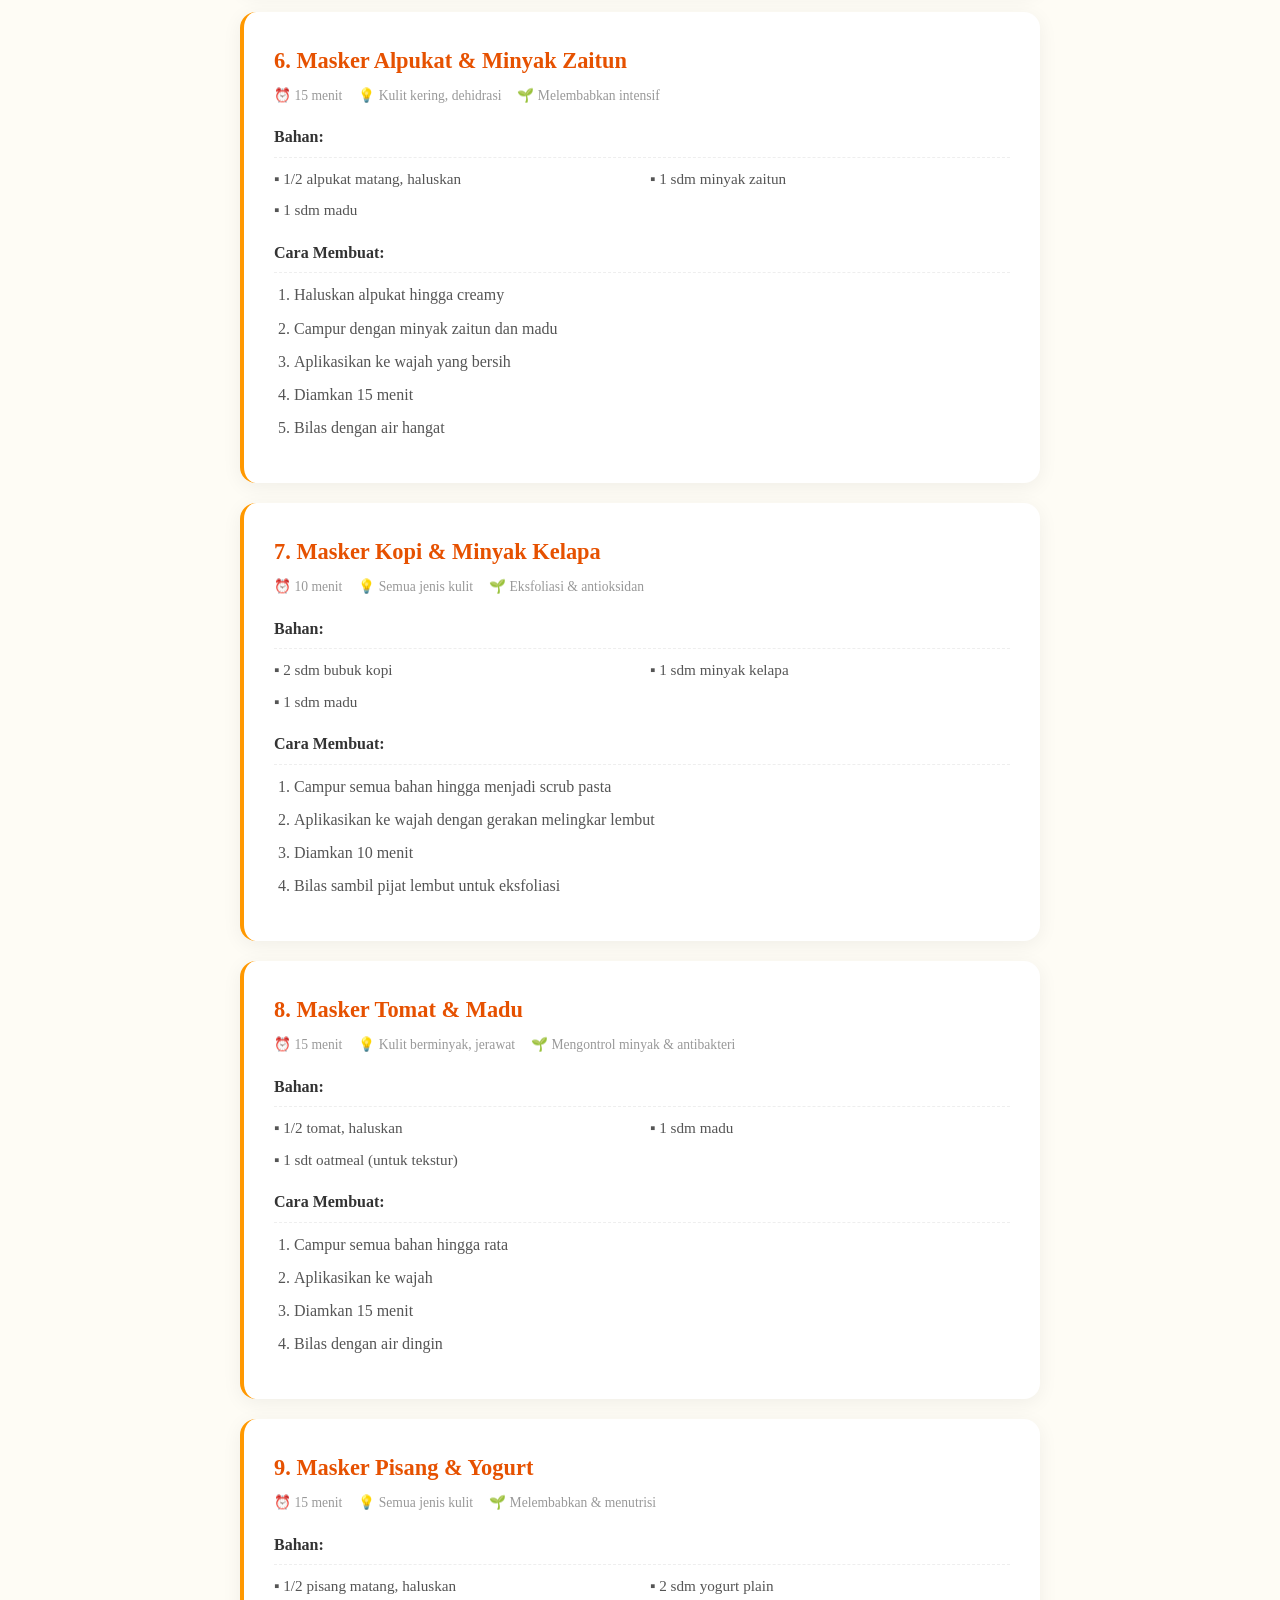
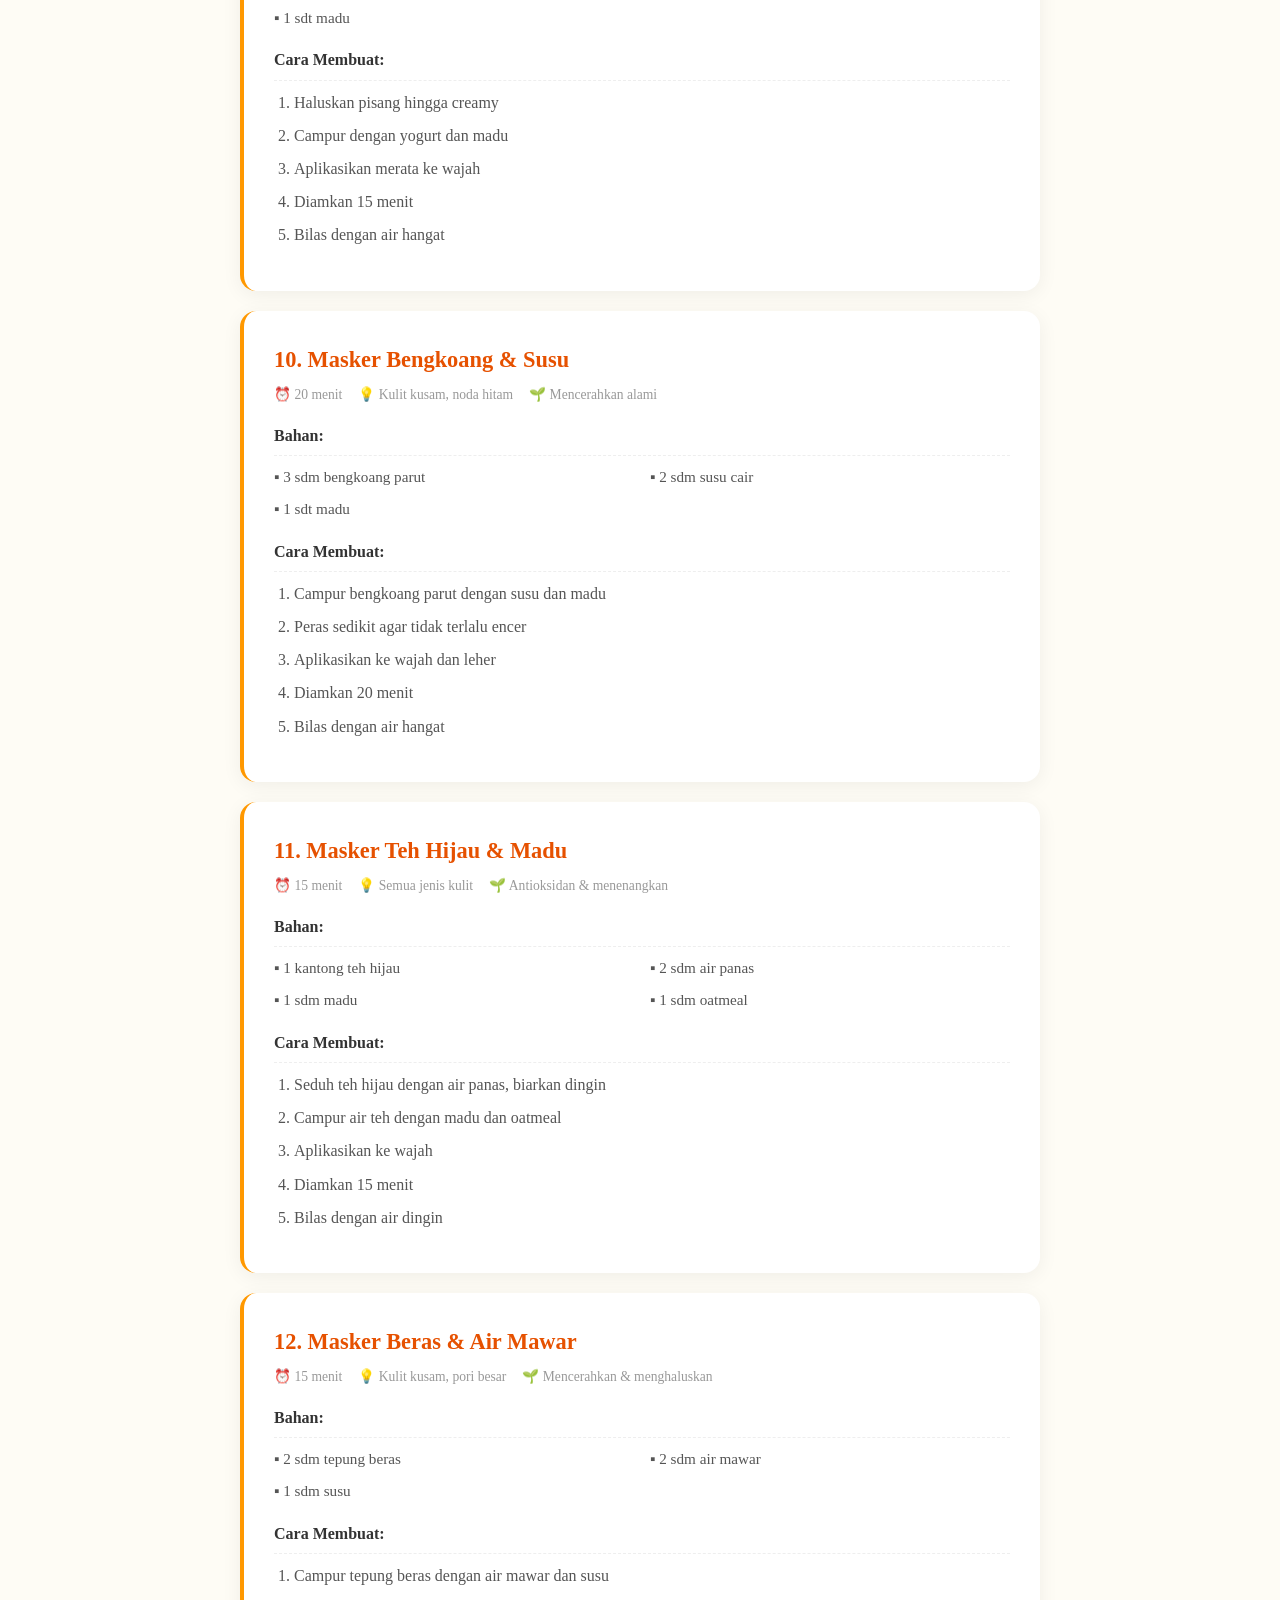
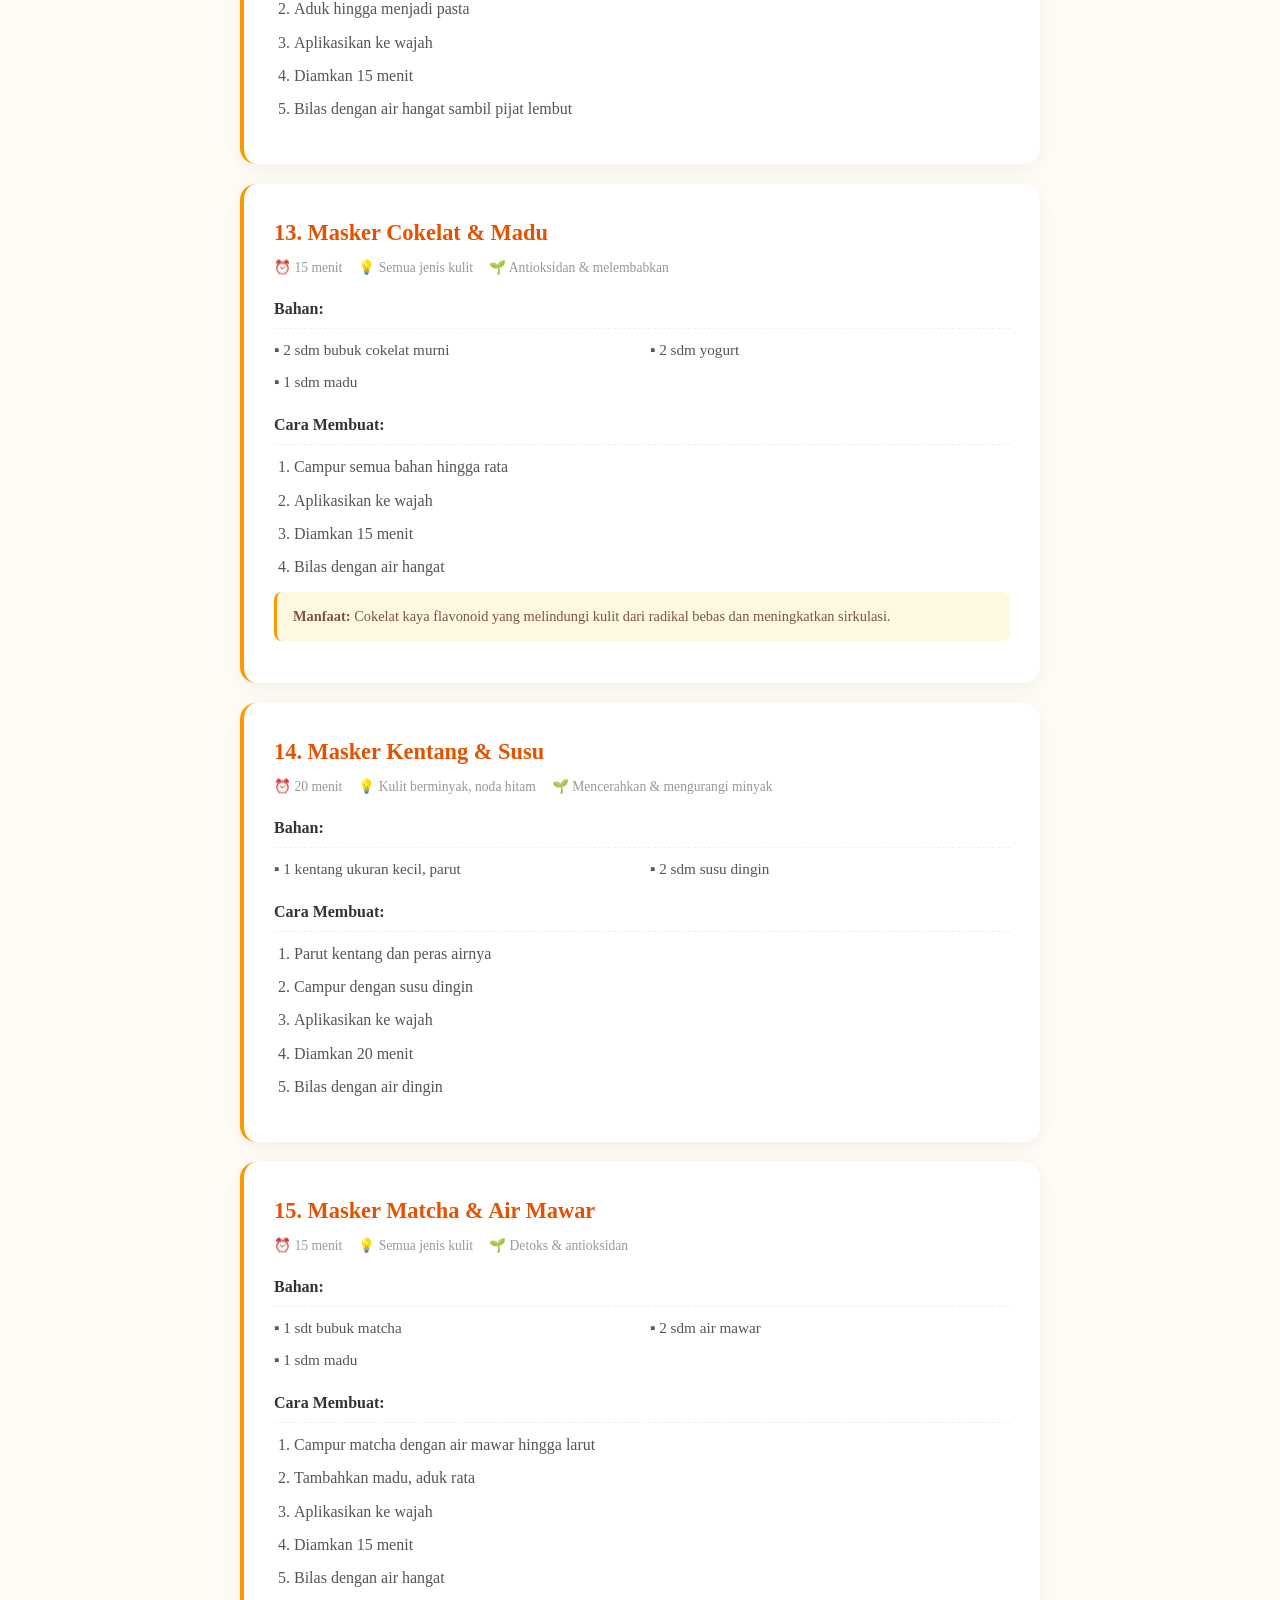
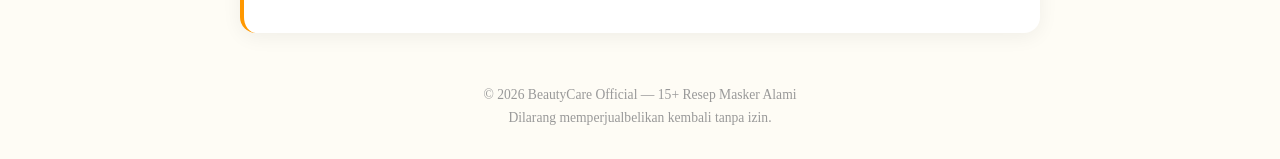
<file: digital/resep-masker-alami.html>
<!DOCTYPE html>
<html lang="id">
<head>
<meta charset="UTF-8">
<meta name="viewport" content="width=device-width, initial-scale=1.0">
<title>Resep Masker Alami - BeautyCare</title>
<style>
  @media print { @page { margin: 1.2cm; } body { -webkit-print-color-adjust: exact; print-color-adjust: exact; } }
  * { box-sizing: border-box; margin: 0; padding: 0; }
  body { font-family: 'Georgia', 'Times New Roman', serif; background: #fefcf5; color: #333; line-height: 1.7; }
  .cover { text-align: center; padding: 60px 30px; background: linear-gradient(135deg, #fff8e1, #fff3e0); border-bottom: 4px solid #ff9800; }
  .cover h1 { font-size: 2.4rem; color: #4a1a2a; margin-bottom: 8px; }
  .cover .sub { font-size: 1rem; color: #888; }
  .cover .count { display: inline-block; margin-top: 20px; padding: 8px 24px; background: #ff9800; color: #fff; border-radius: 999px; font-size: 0.9rem; font-weight: 600; }
  .intro { max-width: 800px; margin: 30px auto; padding: 20px 30px; background: #fff; border-radius: 16px; box-shadow: 0 4px 20px rgba(0,0,0,0.06); }
  .intro p { color: #666; font-size: 0.95rem; }
  .recipe { max-width: 800px; margin: 20px auto; padding: 30px; background: #fff; border-radius: 16px; box-shadow: 0 4px 20px rgba(0,0,0,0.06); border-left: 4px solid #ff9800; }
  .recipe h2 { color: #e65100; font-size: 1.4rem; margin-bottom: 4px; }
  .recipe .meta { font-size: 0.85rem; color: #999; margin-bottom: 16px; display: flex; gap: 16px; flex-wrap: wrap; }
  .recipe .meta span { display: inline-flex; align-items: center; gap: 4px; }
  .recipe h3 { color: #333; font-size: 1rem; margin: 16px 0 8px; border-bottom: 1px dashed #eee; padding-bottom: 6px; }
  .recipe ul, .recipe ol { margin: 8px 0 12px 20px; color: #555; }
  .recipe ul li, .recipe ol li { margin-bottom: 6px; }
  .recipe .bahan { display: grid; grid-template-columns: 1fr 1fr; gap: 6px 16px; }
  .recipe .bahan span { font-size: 0.95rem; color: #555; }
  .tip { background: #fff8e1; border-radius: 8px; padding: 12px 16px; margin: 12px 0; font-size: 0.9rem; color: #795548; border-left: 3px solid #ff9800; }
  .footer { text-align: center; padding: 30px; color: #999; font-size: 0.85rem; max-width: 800px; margin: 0 auto; }
  .warning { background: #ffebee; border-left: 4px solid #e53935; padding: 12px 16px; margin: 12px 0; border-radius: 0 8px 8px 0; font-size: 0.9rem; }
  @media (max-width: 600px) { .cover h1 { font-size: 1.8rem; } .recipe { padding: 20px; } .recipe .bahan { grid-template-columns: 1fr; } }
</style>
</head>
<body>

<div class="cover">
  <h1>&#127793; 15+ Resep Masker Alami</h1>
  <p class="sub">Rahasia Cantik Alami dari Bahan Dapur &mdash; BeautyCare 2026</p>
  <div class="count">15 Resep + Tips Aplikasi</div>
</div>

<div class="intro">
  <p>Masker alami adalah cara terbaik untuk merawat kulit tanpa bahan kimia keras. Semua resep dalam buku ini menggunakan bahan-bahan yang mudah ditemukan di dapur atau pasar tradisional. Selalu lakukan <em>patch test</em> sebelum menggunakan masker baru untuk pertama kali.</p>
</div>

<div class="recipe">
  <h2>1. Masker Oatmeal &amp; Madu</h2>
  <div class="meta"><span>&#9200; 15 menit</span><span>&#128161; Semua jenis kulit</span><span>&#127793; Menenangkan &amp; melembabkan</span></div>
  <h3>Bahan:</h3>
  <div class="bahan">
    <span>&#9642; 2 sdm oatmeal halus</span>
    <span>&#9642; 1 sdm madu murni</span>
    <span>&#9642; 1 sdm air hangat</span>
  </div>
  <h3>Cara Membuat:</h3>
  <ol>
    <li>Campur oatmeal dengan air hangat, aduk hingga menjadi pasta</li>
    <li>Tambahkan madu, aduk rata</li>
    <li>Aplikasikan ke wajah yang sudah bersih, hindari area mata</li>
    <li>Diamkan 15 menit</li>
    <li>Bilas dengan air hangat sambil pijat lembut</li>
  </ol>
  <div class="tip"><strong>Manfaat:</strong> Oatmeal menenangkan kulit sensitif dan iritasi, madu bersifat antibakteri dan melembabkan alami.</div>
</div>

<div class="recipe">
  <h2>2. Masker Kunyit &amp; Yogurt</h2>
  <div class="meta"><span>&#9200; 15 menit</span><span>&#128161; Kulit kusam, berjerawat</span><span>&#127793; Mencerahkan &amp; antibakteri</span></div>
  <h3>Bahan:</h3>
  <div class="bahan">
    <span>&#9642; 1 sdt kunyit bubuk</span>
    <span>&#9642; 2 sdm yogurt plain</span>
    <span>&#9642; 1 sdt madu (opsional)</span>
  </div>
  <h3>Cara Membuat:</h3>
  <ol>
    <li>Campur kunyit bubuk dengan yogurt hingga rata</li>
    <li>Tambahkan madu jika tersedia</li>
    <li>Aplikasikan merata ke wajah</li>
    <li>Diamkan 15 menit</li>
    <li>Bilas dengan air hangat, lalu air dingin</li>
  </ol>
  <div class="warning"><strong>Catatan:</strong> Kunyit dapat meninggalkan noda kuning pada kulit. Bilas dengan susu atau yogurt jika masih ada sisa warna.</div>
</div>

<div class="recipe">
  <h2>3. Masker Lidah Buaya &amp; Mentimun</h2>
  <div class="meta"><span>&#9200; 15-20 menit</span><span>&#128161; Kulit sensitif, terbakar sinar</span><span>&#127793; Mendinginkan &amp; menenangkan</span></div>
  <h3>Bahan:</h3>
  <div class="bahan">
    <span>&#9642; 2 sdm gel lidah buaya segar</span>
    <span>&#9642; 1/4 mentimun, dihaluskan</span>
    <span>&#9642; 1 sdt air mawar (opsional)</span>
  </div>
  <h3>Cara Membuat:</h3>
  <ol>
    <li>Campur gel lidah buaya dengan mentimun halus</li>
    <li>Tambahkan air mawar jika ada</li>
    <li>Aplikasikan ke wajah dan leher</li>
    <li>Diamkan 15-20 menit</li>
    <li>Bilas dengan air dingin</li>
  </ol>
  <div class="tip"><strong>Manfaat:</strong> Lidah buaya kaya antioksidan dan vitamin, mentimun menyegarkan dan mengecilkan pori-pori.</div>
</div>

<div class="recipe">
  <h2>4. Masker Pepaya &amp; Lemon</h2>
  <div class="meta"><span>&#9200; 15 menit</span><span>&#128161; Kulit kusam, noda hitam</span><span>&#127793; Mencerahkan &amp; eksfoliasi alami</span></div>
  <h3>Bahan:</h3>
  <div class="bahan">
    <span>&#9642; 3 potong pepaya matang, haluskan</span>
    <span>&#9642; 1 sdt air lemon</span>
    <span>&#9642; 1 sdm madu</span>
  </div>
  <h3>Cara Membuat:</h3>
  <ol>
    <li>Haluskan pepaya, campur dengan air lemon dan madu</li>
    <li>Aplikasikan ke wajah</li>
    <li>Diamkan 15 menit</li>
    <li>Bilas dengan air hangat</li>
  </ol>
  <div class="warning"><strong>Catatan:</strong> Lemon bersifat photosensitif. Jangan terkena sinar matahari langsung setelah pemakaian. Gunakan di malam hari.</div>
</div>

<div class="recipe">
  <h2>5. Masker Putih Telur &amp; Lemon</h2>
  <div class="meta"><span>&#9200; 15 menit</span><span>&#128161; Kulit berminyak, pori besar</span><span>&#127793; Mengencangkan &amp; mengurangi minyak</span></div>
  <h3>Bahan:</h3>
  <div class="bahan">
    <span>&#9642; 1 putih telur</span>
    <span>&#9642; 1 sdt air lemon</span>
    <span>&#9642; 1 sdt madu</span>
  </div>
  <h3>Cara Membuat:</h3>
  <ol>
    <li>Kocok putih telur hingga berbusa</li>
    <li>Campur dengan air lemon dan madu</li>
    <li>Oleskan tipis-tipis ke wajah dengan kuas</li>
    <li>Diamkan 15 menit hingga mengering</li>
    <li>Bilas dengan air hangat</li>
  </ol>
  <div class="tip"><strong>Tips:</strong> Masker ini juga bisa digunakan sebagai <em>pore strip</em> alami di area hidung.</div>
</div>

<div class="recipe">
  <h2>6. Masker Alpukat &amp; Minyak Zaitun</h2>
  <div class="meta"><span>&#9200; 15 menit</span><span>&#128161; Kulit kering, dehidrasi</span><span>&#127793; Melembabkan intensif</span></div>
  <h3>Bahan:</h3>
  <div class="bahan">
    <span>&#9642; 1/2 alpukat matang, haluskan</span>
    <span>&#9642; 1 sdm minyak zaitun</span>
    <span>&#9642; 1 sdm madu</span>
  </div>
  <h3>Cara Membuat:</h3>
  <ol>
    <li>Haluskan alpukat hingga creamy</li>
    <li>Campur dengan minyak zaitun dan madu</li>
    <li>Aplikasikan ke wajah yang bersih</li>
    <li>Diamkan 15 menit</li>
    <li>Bilas dengan air hangat</li>
  </ol>
</div>

<div class="recipe">
  <h2>7. Masker Kopi &amp; Minyak Kelapa</h2>
  <div class="meta"><span>&#9200; 10 menit</span><span>&#128161; Semua jenis kulit</span><span>&#127793; Eksfoliasi &amp; antioksidan</span></div>
  <h3>Bahan:</h3>
  <div class="bahan">
    <span>&#9642; 2 sdm bubuk kopi</span>
    <span>&#9642; 1 sdm minyak kelapa</span>
    <span>&#9642; 1 sdm madu</span>
  </div>
  <h3>Cara Membuat:</h3>
  <ol>
    <li>Campur semua bahan hingga menjadi scrub pasta</li>
    <li>Aplikasikan ke wajah dengan gerakan melingkar lembut</li>
    <li>Diamkan 10 menit</li>
    <li>Bilas sambil pijat lembut untuk eksfoliasi</li>
  </ol>
</div>

<div class="recipe">
  <h2>8. Masker Tomat &amp; Madu</h2>
  <div class="meta"><span>&#9200; 15 menit</span><span>&#128161; Kulit berminyak, jerawat</span><span>&#127793; Mengontrol minyak &amp; antibakteri</span></div>
  <h3>Bahan:</h3>
  <div class="bahan">
    <span>&#9642; 1/2 tomat, haluskan</span>
    <span>&#9642; 1 sdm madu</span>
    <span>&#9642; 1 sdt oatmeal (untuk tekstur)</span>
  </div>
  <h3>Cara Membuat:</h3>
  <ol>
    <li>Campur semua bahan hingga rata</li>
    <li>Aplikasikan ke wajah</li>
    <li>Diamkan 15 menit</li>
    <li>Bilas dengan air dingin</li>
  </ol>
</div>

<div class="recipe">
  <h2>9. Masker Pisang &amp; Yogurt</h2>
  <div class="meta"><span>&#9200; 15 menit</span><span>&#128161; Semua jenis kulit</span><span>&#127793; Melembabkan &amp; menutrisi</span></div>
  <h3>Bahan:</h3>
  <div class="bahan">
    <span>&#9642; 1/2 pisang matang, haluskan</span>
    <span>&#9642; 2 sdm yogurt plain</span>
    <span>&#9642; 1 sdt madu</span>
  </div>
  <h3>Cara Membuat:</h3>
  <ol>
    <li>Haluskan pisang hingga creamy</li>
    <li>Campur dengan yogurt dan madu</li>
    <li>Aplikasikan merata ke wajah</li>
    <li>Diamkan 15 menit</li>
    <li>Bilas dengan air hangat</li>
  </ol>
</div>

<div class="recipe">
  <h2>10. Masker Bengkoang &amp; Susu</h2>
  <div class="meta"><span>&#9200; 20 menit</span><span>&#128161; Kulit kusam, noda hitam</span><span>&#127793; Mencerahkan alami</span></div>
  <h3>Bahan:</h3>
  <div class="bahan">
    <span>&#9642; 3 sdm bengkoang parut</span>
    <span>&#9642; 2 sdm susu cair</span>
    <span>&#9642; 1 sdt madu</span>
  </div>
  <h3>Cara Membuat:</h3>
  <ol>
    <li>Campur bengkoang parut dengan susu dan madu</li>
    <li>Peras sedikit agar tidak terlalu encer</li>
    <li>Aplikasikan ke wajah dan leher</li>
    <li>Diamkan 20 menit</li>
    <li>Bilas dengan air hangat</li>
  </ol>
</div>

<div class="recipe">
  <h2>11. Masker Teh Hijau &amp; Madu</h2>
  <div class="meta"><span>&#9200; 15 menit</span><span>&#128161; Semua jenis kulit</span><span>&#127793; Antioksidan &amp; menenangkan</span></div>
  <h3>Bahan:</h3>
  <div class="bahan">
    <span>&#9642; 1 kantong teh hijau</span>
    <span>&#9642; 2 sdm air panas</span>
    <span>&#9642; 1 sdm madu</span>
    <span>&#9642; 1 sdm oatmeal</span>
  </div>
  <h3>Cara Membuat:</h3>
  <ol>
    <li>Seduh teh hijau dengan air panas, biarkan dingin</li>
    <li>Campur air teh dengan madu dan oatmeal</li>
    <li>Aplikasikan ke wajah</li>
    <li>Diamkan 15 menit</li>
    <li>Bilas dengan air dingin</li>
  </ol>
</div>

<div class="recipe">
  <h2>12. Masker Beras &amp; Air Mawar</h2>
  <div class="meta"><span>&#9200; 15 menit</span><span>&#128161; Kulit kusam, pori besar</span><span>&#127793; Mencerahkan &amp; menghaluskan</span></div>
  <h3>Bahan:</h3>
  <div class="bahan">
    <span>&#9642; 2 sdm tepung beras</span>
    <span>&#9642; 2 sdm air mawar</span>
    <span>&#9642; 1 sdm susu</span>
  </div>
  <h3>Cara Membuat:</h3>
  <ol>
    <li>Campur tepung beras dengan air mawar dan susu</li>
    <li>Aduk hingga menjadi pasta</li>
    <li>Aplikasikan ke wajah</li>
    <li>Diamkan 15 menit</li>
    <li>Bilas dengan air hangat sambil pijat lembut</li>
  </ol>
</div>

<div class="recipe">
  <h2>13. Masker Cokelat &amp; Madu</h2>
  <div class="meta"><span>&#9200; 15 menit</span><span>&#128161; Semua jenis kulit</span><span>&#127793; Antioksidan &amp; melembabkan</span></div>
  <h3>Bahan:</h3>
  <div class="bahan">
    <span>&#9642; 2 sdm bubuk cokelat murni</span>
    <span>&#9642; 2 sdm yogurt</span>
    <span>&#9642; 1 sdm madu</span>
  </div>
  <h3>Cara Membuat:</h3>
  <ol>
    <li>Campur semua bahan hingga rata</li>
    <li>Aplikasikan ke wajah</li>
    <li>Diamkan 15 menit</li>
    <li>Bilas dengan air hangat</li>
  </ol>
  <div class="tip"><strong>Manfaat:</strong> Cokelat kaya flavonoid yang melindungi kulit dari radikal bebas dan meningkatkan sirkulasi.</div>
</div>

<div class="recipe">
  <h2>14. Masker Kentang &amp; Susu</h2>
  <div class="meta"><span>&#9200; 20 menit</span><span>&#128161; Kulit berminyak, noda hitam</span><span>&#127793; Mencerahkan &amp; mengurangi minyak</span></div>
  <h3>Bahan:</h3>
  <div class="bahan">
    <span>&#9642; 1 kentang ukuran kecil, parut</span>
    <span>&#9642; 2 sdm susu dingin</span>
  </div>
  <h3>Cara Membuat:</h3>
  <ol>
    <li>Parut kentang dan peras airnya</li>
    <li>Campur dengan susu dingin</li>
    <li>Aplikasikan ke wajah</li>
    <li>Diamkan 20 menit</li>
    <li>Bilas dengan air dingin</li>
  </ol>
</div>

<div class="recipe">
  <h2>15. Masker Matcha &amp; Air Mawar</h2>
  <div class="meta"><span>&#9200; 15 menit</span><span>&#128161; Semua jenis kulit</span><span>&#127793; Detoks &amp; antioksidan</span></div>
  <h3>Bahan:</h3>
  <div class="bahan">
    <span>&#9642; 1 sdt bubuk matcha</span>
    <span>&#9642; 2 sdm air mawar</span>
    <span>&#9642; 1 sdm madu</span>
  </div>
  <h3>Cara Membuat:</h3>
  <ol>
    <li>Campur matcha dengan air mawar hingga larut</li>
    <li>Tambahkan madu, aduk rata</li>
    <li>Aplikasikan ke wajah</li>
    <li>Diamkan 15 menit</li>
    <li>Bilas dengan air hangat</li>
  </ol>
</div>

<div class="footer">
  <p>&copy; 2026 BeautyCare Official &mdash; 15+ Resep Masker Alami</p>
  <p>Dilarang memperjualbelikan kembali tanpa izin.</p>
</div>

</body>
</html>
</file>
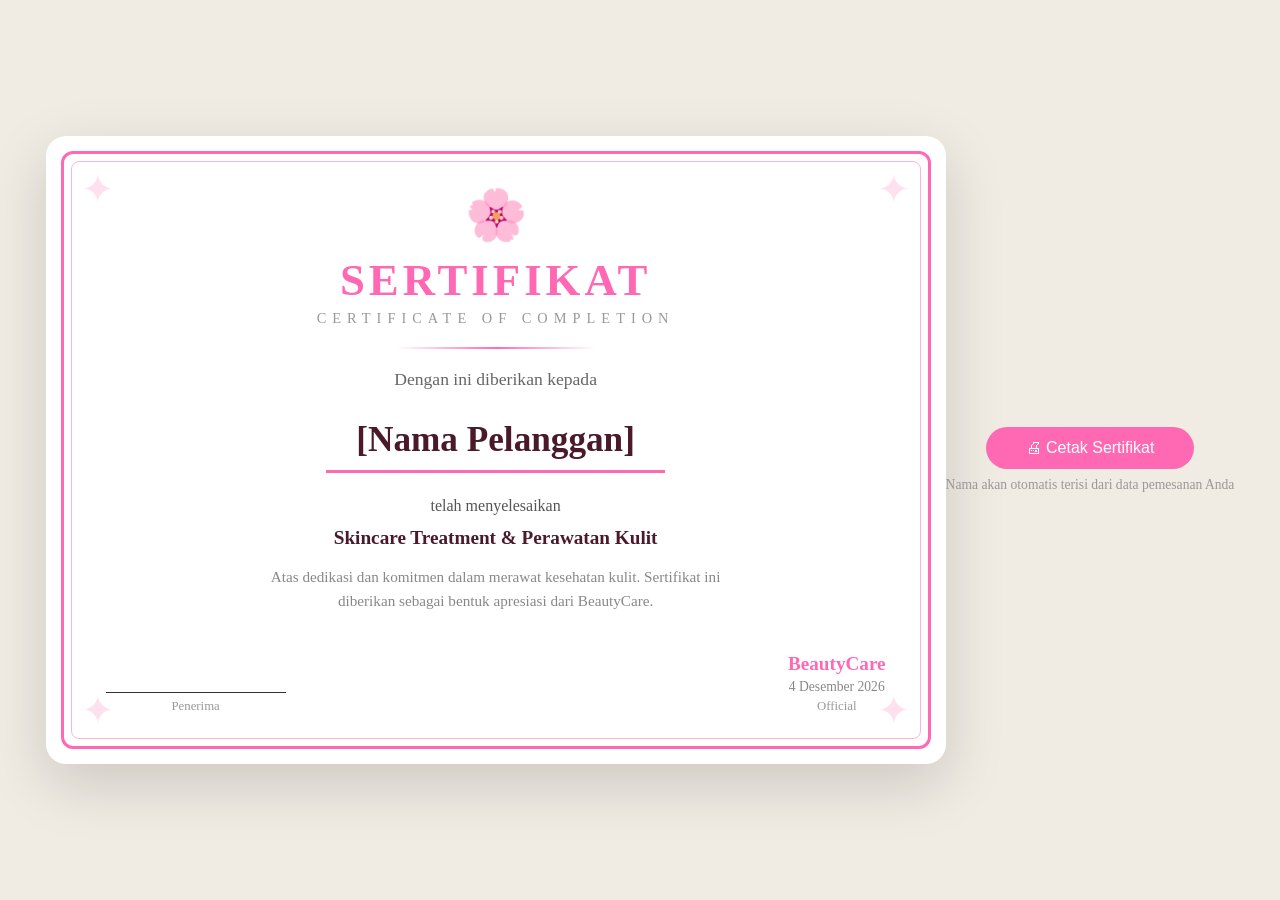
<file: digital/sertifikat.html>
<!DOCTYPE html>
<html lang="id">
<head>
<meta charset="UTF-8">
<meta name="viewport" content="width=device-width, initial-scale=1.0">
<title>Sertifikat - BeautyCare</title>
<style>
  @media print { @page { margin: 0; size: landscape; } body { -webkit-print-color-adjust: exact; print-color-adjust: exact; } }
  * { box-sizing: border-box; margin: 0; padding: 0; }
  body { font-family: 'Georgia', 'Times New Roman', serif; background: #f0ebe3; display: flex; align-items: center; justify-content: center; min-height: 100vh; padding: 20px; }
  .certificate { width: 900px; max-width: 100%; background: #fff; padding: 50px 60px; box-shadow: 0 20px 60px rgba(0,0,0,0.15); border-radius: 20px; position: relative; }
  .certificate::before { content: ''; position: absolute; top: 15px; left: 15px; right: 15px; bottom: 15px; border: 3px solid #ff69b4; border-radius: 12px; pointer-events: none; }
  .certificate::after { content: ''; position: absolute; top: 25px; left: 25px; right: 25px; bottom: 25px; border: 1.5px solid #ff69b4; border-radius: 8px; pointer-events: none; opacity: 0.5; }
  .corner { position: absolute; font-size: 40px; color: #ff69b4; opacity: 0.2; }
  .corner-tl { top: 30px; left: 35px; }
  .corner-tr { top: 30px; right: 35px; }
  .corner-bl { bottom: 30px; left: 35px; }
  .corner-br { bottom: 30px; right: 35px; }
  .header { text-align: center; margin-bottom: 20px; position: relative; z-index: 1; }
  .header .icon { font-size: 50px; display: block; margin-bottom: 10px; }
  .header h1 { font-size: 2.8rem; color: #ff69b4; letter-spacing: 4px; font-weight: 800; text-transform: uppercase; }
  .header .subtitle { font-size: 0.9rem; color: #999; letter-spacing: 6px; text-transform: uppercase; margin-top: 4px; }
  .divider { width: 200px; height: 2px; background: linear-gradient(90deg, transparent, #ff69b4, transparent); margin: 20px auto; }
  .body-text { text-align: center; margin: 20px 0; position: relative; z-index: 1; }
  .body-text p { font-size: 1.1rem; color: #666; margin-bottom: 8px; }
  .body-text .name { font-size: 2.2rem; font-weight: 700; color: #4a1a2a; margin: 12px 0; padding: 10px 30px; display: inline-block; border-bottom: 3px solid #ff69b4; }
  .body-text .detail { font-size: 1rem; color: #555; margin-top: 12px; }
  .body-text .desc { font-size: 0.95rem; color: #888; max-width: 500px; margin: 16px auto 0; line-height: 1.6; }
  .footer-cert { display: flex; justify-content: space-between; align-items: end; margin-top: 40px; position: relative; z-index: 1; }
  .footer-cert .left, .footer-cert .right { text-align: center; }
  .footer-cert .sign-line { width: 180px; height: 1px; background: #333; margin: 4px auto 6px; }
  .footer-cert .sign-label { font-size: 0.8rem; color: #999; }
  .footer-cert .brand { font-size: 1.2rem; font-weight: 700; color: #ff69b4; }
  .footer-cert .date { font-size: 0.85rem; color: #888; margin-top: 4px; }
  .no-print { text-align: center; margin-top: 20px; }
  .no-print button { padding: 12px 40px; background: #ff69b4; color: #fff; border: none; border-radius: 999px; font-size: 1rem; cursor: pointer; }
  .no-print button:hover { background: #d4589a; }
  @media print { .no-print { display: none; } body { background: #fff; padding: 0; } .certificate { box-shadow: none; padding: 40px 50px; } }
</style>
</head>
<body>

<div class="certificate">
  <span class="corner corner-tl">&#10022;</span>
  <span class="corner corner-tr">&#10022;</span>
  <span class="corner corner-bl">&#10022;</span>
  <span class="corner corner-br">&#10022;</span>

  <div class="header">
    <span class="icon">&#127800;</span>
    <h1>Sertifikat</h1>
    <div class="subtitle">Certificate of Completion</div>
    <div class="divider"></div>
  </div>

  <div class="body-text">
    <p>Dengan ini diberikan kepada</p>
    <div class="name" id="cert-name">[Nama Pelanggan]</div>
    <p class="detail">telah menyelesaikan</p>
    <p class="detail" style="font-weight:600;color:#4a1a2a;font-size:1.2rem" id="cert-treatment">Skincare Treatment &amp; Perawatan Kulit</p>
    <p class="desc">Atas dedikasi dan komitmen dalam merawat kesehatan kulit. Sertifikat ini diberikan sebagai bentuk apresiasi dari BeautyCare.</p>
  </div>

  <div class="footer-cert">
    <div class="left">
      <div class="sign-line"></div>
      <div class="sign-label">Penerima</div>
    </div>
    <div class="right">
      <div class="brand">BeautyCare</div>
      <div class="date" id="cert-date">2026</div>
      <div class="sign-label" style="margin-top:4px">Official</div>
    </div>
  </div>
</div>

<div class="no-print" style="position:relative;z-index:1">
  <button onclick="window.print()">&#128424; Cetak Sertifikat</button>
  <p style="margin-top:8px;font-size:0.85rem;color:#999">Nama akan otomatis terisi dari data pemesanan Anda</p>
</div>

<script>
  const params = new URLSearchParams(window.location.search);
  if (params.get('nama')) {
    document.getElementById('cert-name').textContent = params.get('nama');
  }
  if (params.get('treatment')) {
    document.getElementById('cert-treatment').textContent = params.get('treatment');
  }
  const now = new Date();
  document.getElementById('cert-date').textContent = now.toLocaleDateString('id-ID', { day: 'numeric', month: 'long', year: 'numeric' });
</script>

</body>
</html>
</file>
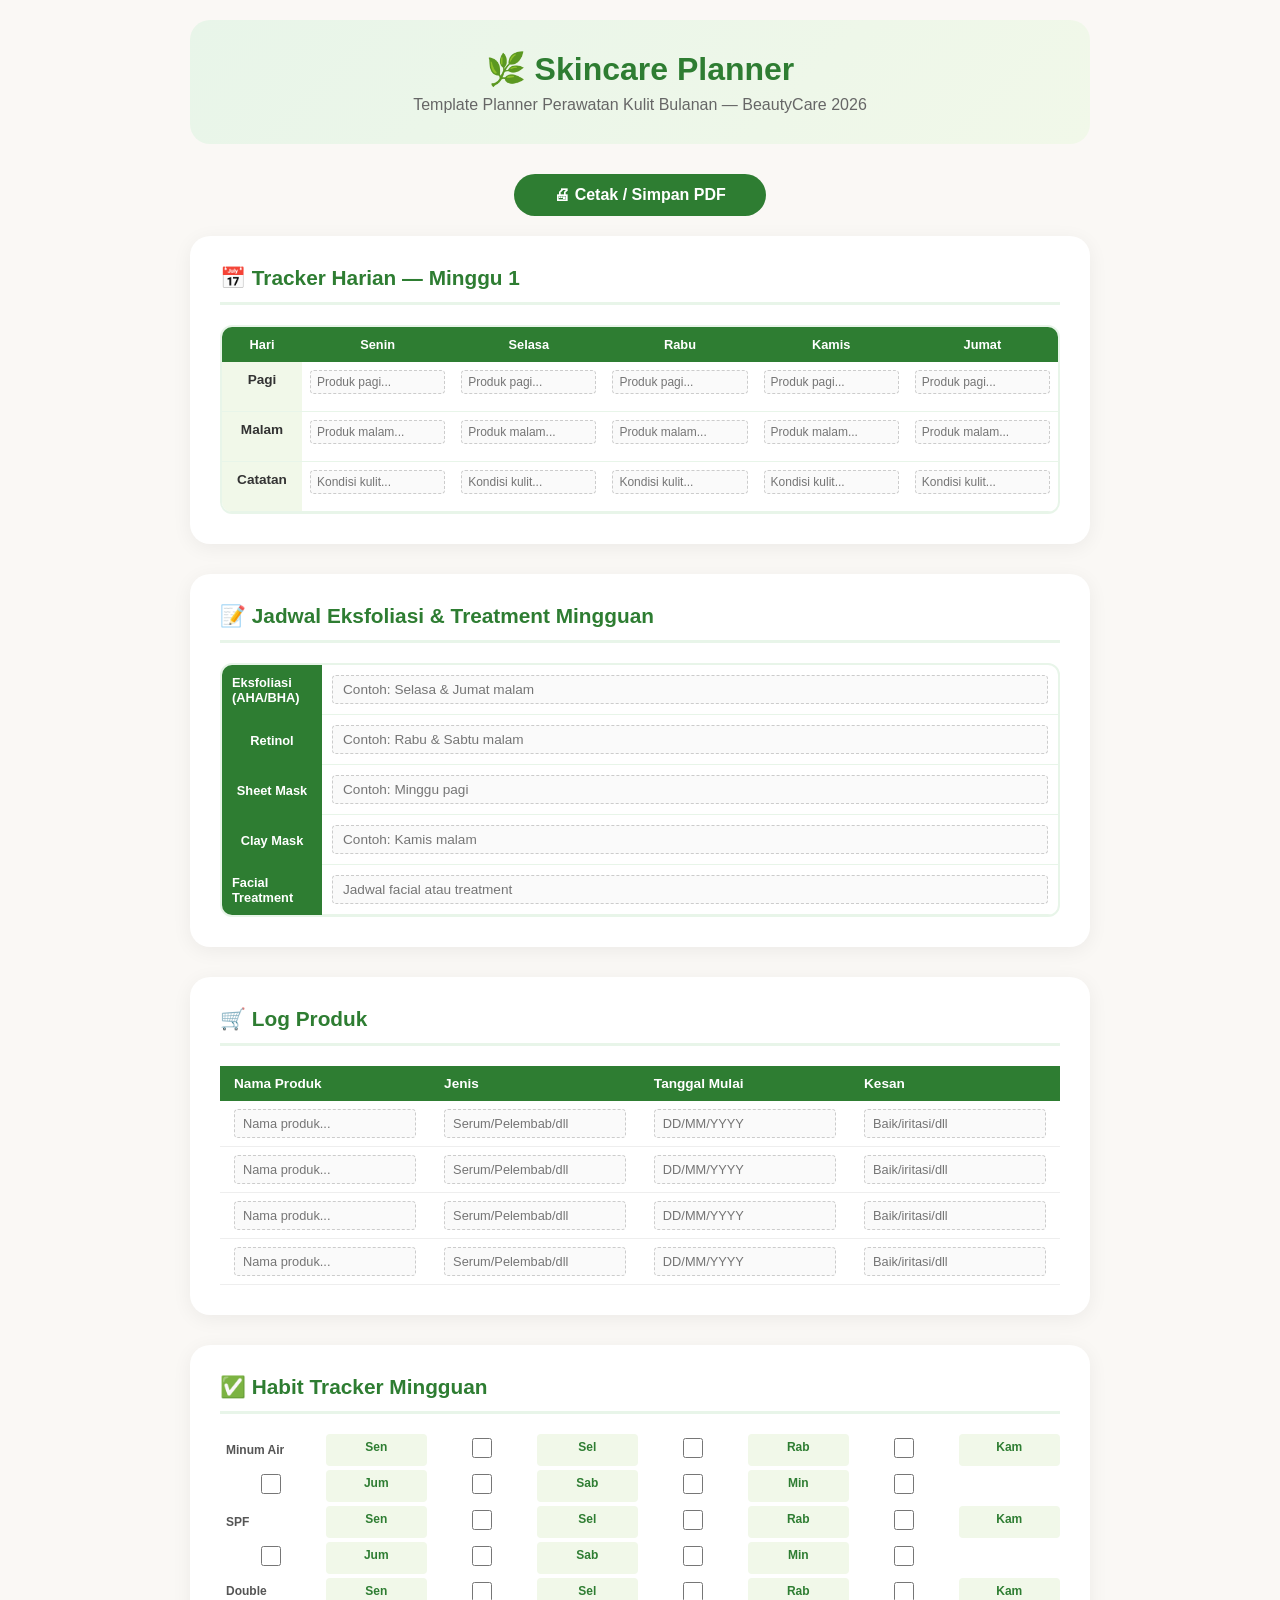
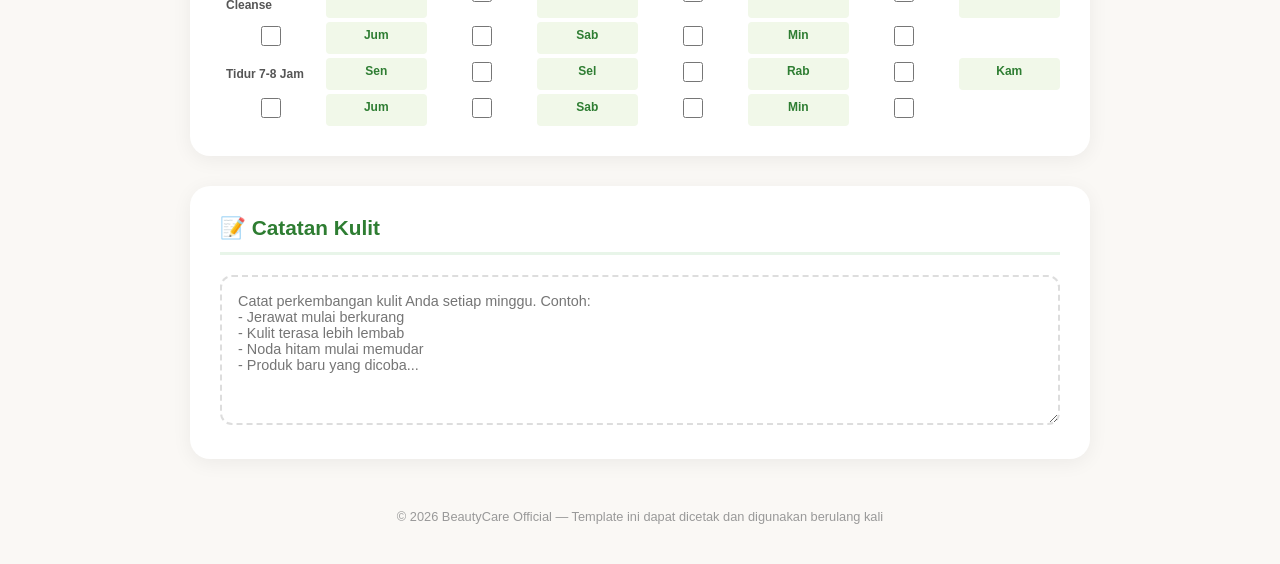
<file: digital/template-planner-skincare.html>
<!DOCTYPE html>
<html lang="id">
<head>
<meta charset="UTF-8">
<meta name="viewport" content="width=device-width, initial-scale=1.0">
<title>Skincare Planner - BeautyCare</title>
<style>
  @media print { @page { margin: 1cm; } body { -webkit-print-color-adjust: exact; print-color-adjust: exact; } }
  * { box-sizing: border-box; margin: 0; padding: 0; }
  body { font-family: 'Segoe UI', Arial, sans-serif; background: #faf8f5; color: #333; padding: 20px; }
  .header { text-align: center; padding: 30px 20px; background: linear-gradient(135deg, #e8f5e9, #f1f8e9); border-radius: 20px; margin-bottom: 30px; }
  .header h1 { font-size: 2rem; color: #2e7d32; }
  .header p { color: #666; margin-top: 8px; }
  .page { max-width: 900px; margin: 0 auto; }
  .monthly { background: #fff; border-radius: 20px; padding: 30px; margin-bottom: 30px; box-shadow: 0 4px 20px rgba(0,0,0,0.06); }
  .monthly h2 { color: #2e7d32; border-bottom: 3px solid #e8f5e9; padding-bottom: 12px; margin-bottom: 20px; font-size: 1.3rem; }
  .daily-grid { display: grid; grid-template-columns: 80px 1fr 1fr 1fr 1fr 1fr; gap: 0; border: 2px solid #e8f5e9; border-radius: 12px; overflow: hidden; }
  .daily-grid .header-cell { background: #2e7d32; color: #fff; padding: 10px 8px; font-weight: 600; font-size: 0.8rem; text-align: center; }
  .daily-grid .day-cell { padding: 10px 8px; border-bottom: 1px solid #e8f5e9; font-weight: 600; background: #f1f8e9; text-align: center; font-size: 0.85rem; }
  .daily-grid .routine-cell { padding: 8px; border-bottom: 1px solid #e8f5e9; min-height: 50px; }
  .daily-grid .routine-cell input { width: 100%; border: 1px dashed #ccc; border-radius: 4px; padding: 4px 6px; font-size: 0.75rem; background: #fafafa; }
  .daily-grid .routine-cell input:focus { outline: none; border-color: #4caf50; background: #fff; }

  .weekly-section { background: #fff; border-radius: 20px; padding: 30px; margin-bottom: 30px; box-shadow: 0 4px 20px rgba(0,0,0,0.06); }
  .weekly-section h2 { color: #2e7d32; border-bottom: 3px solid #e8f5e9; padding-bottom: 12px; margin-bottom: 20px; font-size: 1.3rem; }
  .week-grid { display: grid; grid-template-columns: 100px 1fr; gap: 0; border: 2px solid #e8f5e9; border-radius: 12px; overflow: hidden; }
  .week-grid .label-cell { background: #2e7d32; color: #fff; padding: 10px; font-weight: 600; font-size: 0.8rem; display: flex; align-items: center; justify-content: center; }
  .week-grid .value-cell { padding: 10px; border-bottom: 1px solid #e8f5e9; }
  .week-grid .value-cell input { width: 100%; border: 1px dashed #ccc; border-radius: 4px; padding: 6px 10px; font-size: 0.85rem; background: #fafafa; }
  .week-grid .value-cell input:focus { outline: none; border-color: #4caf50; background: #fff; }

  .product-log { background: #fff; border-radius: 20px; padding: 30px; margin-bottom: 30px; box-shadow: 0 4px 20px rgba(0,0,0,0.06); }
  .product-log h2 { color: #2e7d32; border-bottom: 3px solid #e8f5e9; padding-bottom: 12px; margin-bottom: 20px; font-size: 1.3rem; }
  .log-table { width: 100%; border-collapse: collapse; }
  .log-table th { background: #2e7d32; color: #fff; padding: 10px 14px; text-align: left; font-size: 0.85rem; }
  .log-table td { padding: 8px 14px; border-bottom: 1px solid #eee; }
  .log-table td input { width: 100%; border: 1px dashed #ccc; border-radius: 4px; padding: 6px 8px; font-size: 0.8rem; background: #fafafa; }
  .log-table td input:focus { outline: none; border-color: #4caf50; }

  .tracker { background: #fff; border-radius: 20px; padding: 30px; margin-bottom: 30px; box-shadow: 0 4px 20px rgba(0,0,0,0.06); }
  .tracker h2 { color: #2e7d32; border-bottom: 3px solid #e8f5e9; padding-bottom: 12px; margin-bottom: 20px; font-size: 1.3rem; }
  .habit-grid { display: grid; grid-template-columns: repeat(8, 1fr); gap: 4px; text-align: center; }
  .habit-grid .h-label { grid-column: 1; font-weight: 600; font-size: 0.75rem; color: #555; text-align: left; padding: 6px; display: flex; align-items: center; }
  .habit-grid .h-day { font-weight: 600; font-size: 0.75rem; color: #2e7d32; background: #f1f8e9; padding: 6px 4px; border-radius: 4px; }
  .habit-grid .h-check { padding: 4px; }
  .habit-grid .h-check input { width: 20px; height: 20px; cursor: pointer; }

  .notes { background: #fff; border-radius: 20px; padding: 30px; margin-bottom: 30px; box-shadow: 0 4px 20px rgba(0,0,0,0.06); }
  .notes h2 { color: #2e7d32; border-bottom: 3px solid #e8f5e9; padding-bottom: 12px; margin-bottom: 20px; font-size: 1.3rem; }
  .notes textarea { width: 100%; min-height: 150px; border: 2px dashed #ddd; border-radius: 12px; padding: 16px; font-family: inherit; font-size: 0.9rem; resize: vertical; }
  .notes textarea:focus { outline: none; border-color: #4caf50; }

  .footer { text-align: center; padding: 20px; color: #999; font-size: 0.8rem; }
  .print-btn { display: block; margin: 20px auto; padding: 12px 40px; background: #2e7d32; color: #fff; border: none; border-radius: 999px; font-size: 1rem; font-weight: 600; cursor: pointer; }
  .print-btn:hover { background: #1b5e20; }
  @media print { .print-btn { display: none; } }
  @media (max-width: 600px) { .daily-grid { font-size: 0.7rem; } .habit-grid { grid-template-columns: repeat(5, 1fr); } }
</style>
</head>
<body>

<div class="page">
  <div class="header">
    <h1>&#127807; Skincare Planner</h1>
    <p>Template Planner Perawatan Kulit Bulanan &mdash; BeautyCare 2026</p>
  </div>

  <button class="print-btn" onclick="window.print()">&#128424; Cetak / Simpan PDF</button>

  <div class="monthly">
    <h2>&#128197; Tracker Harian &mdash; Minggu 1</h2>
    <div class="daily-grid">
      <div class="header-cell">Hari</div>
      <div class="header-cell">Senin</div>
      <div class="header-cell">Selasa</div>
      <div class="header-cell">Rabu</div>
      <div class="header-cell">Kamis</div>
      <div class="header-cell">Jumat</div>
      <div class="day-cell">Pagi</div>
      <div class="routine-cell"><input placeholder="Produk pagi..."></div>
      <div class="routine-cell"><input placeholder="Produk pagi..."></div>
      <div class="routine-cell"><input placeholder="Produk pagi..."></div>
      <div class="routine-cell"><input placeholder="Produk pagi..."></div>
      <div class="routine-cell"><input placeholder="Produk pagi..."></div>
      <div class="day-cell">Malam</div>
      <div class="routine-cell"><input placeholder="Produk malam..."></div>
      <div class="routine-cell"><input placeholder="Produk malam..."></div>
      <div class="routine-cell"><input placeholder="Produk malam..."></div>
      <div class="routine-cell"><input placeholder="Produk malam..."></div>
      <div class="routine-cell"><input placeholder="Produk malam..."></div>
      <div class="day-cell">Catatan</div>
      <div class="routine-cell"><input placeholder="Kondisi kulit..."></div>
      <div class="routine-cell"><input placeholder="Kondisi kulit..."></div>
      <div class="routine-cell"><input placeholder="Kondisi kulit..."></div>
      <div class="routine-cell"><input placeholder="Kondisi kulit..."></div>
      <div class="routine-cell"><input placeholder="Kondisi kulit..."></div>
    </div>
  </div>

  <div class="weekly-section">
    <h2>&#128221; Jadwal Eksfoliasi &amp; Treatment Mingguan</h2>
    <div class="week-grid">
      <div class="label-cell">Eksfoliasi (AHA/BHA)</div>
      <div class="value-cell"><input placeholder="Contoh: Selasa &amp; Jumat malam"></div>
      <div class="label-cell">Retinol</div>
      <div class="value-cell"><input placeholder="Contoh: Rabu &amp; Sabtu malam"></div>
      <div class="label-cell">Sheet Mask</div>
      <div class="value-cell"><input placeholder="Contoh: Minggu pagi"></div>
      <div class="label-cell">Clay Mask</div>
      <div class="value-cell"><input placeholder="Contoh: Kamis malam"></div>
      <div class="label-cell">Facial Treatment</div>
      <div class="value-cell"><input placeholder="Jadwal facial atau treatment"></div>
    </div>
  </div>

  <div class="product-log">
    <h2>&#128722; Log Produk</h2>
    <table class="log-table">
      <tr><th>Nama Produk</th><th>Jenis</th><th>Tanggal Mulai</th><th>Kesan</th></tr>
      <tr><td><input placeholder="Nama produk..."></td><td><input placeholder="Serum/Pelembab/dll"></td><td><input placeholder="DD/MM/YYYY"></td><td><input placeholder="Baik/iritasi/dll"></td></tr>
      <tr><td><input placeholder="Nama produk..."></td><td><input placeholder="Serum/Pelembab/dll"></td><td><input placeholder="DD/MM/YYYY"></td><td><input placeholder="Baik/iritasi/dll"></td></tr>
      <tr><td><input placeholder="Nama produk..."></td><td><input placeholder="Serum/Pelembab/dll"></td><td><input placeholder="DD/MM/YYYY"></td><td><input placeholder="Baik/iritasi/dll"></td></tr>
      <tr><td><input placeholder="Nama produk..."></td><td><input placeholder="Serum/Pelembab/dll"></td><td><input placeholder="DD/MM/YYYY"></td><td><input placeholder="Baik/iritasi/dll"></td></tr>
    </table>
  </div>

  <div class="tracker">
    <h2>&#9989; Habit Tracker Mingguan</h2>
    <div class="habit-grid">
      <div class="h-label">Minum Air</div>
      <div class="h-day">Sen</div><div class="h-check"><input type="checkbox"></div>
      <div class="h-day">Sel</div><div class="h-check"><input type="checkbox"></div>
      <div class="h-day">Rab</div><div class="h-check"><input type="checkbox"></div>
      <div class="h-day">Kam</div><div class="h-check"><input type="checkbox"></div>
      <div class="h-day">Jum</div><div class="h-check"><input type="checkbox"></div>
      <div class="h-day">Sab</div><div class="h-check"><input type="checkbox"></div>
      <div class="h-day">Min</div><div class="h-check"><input type="checkbox"></div>

      <div class="h-label">SPF</div>
      <div class="h-day">Sen</div><div class="h-check"><input type="checkbox"></div>
      <div class="h-day">Sel</div><div class="h-check"><input type="checkbox"></div>
      <div class="h-day">Rab</div><div class="h-check"><input type="checkbox"></div>
      <div class="h-day">Kam</div><div class="h-check"><input type="checkbox"></div>
      <div class="h-day">Jum</div><div class="h-check"><input type="checkbox"></div>
      <div class="h-day">Sab</div><div class="h-check"><input type="checkbox"></div>
      <div class="h-day">Min</div><div class="h-check"><input type="checkbox"></div>

      <div class="h-label">Double Cleanse</div>
      <div class="h-day">Sen</div><div class="h-check"><input type="checkbox"></div>
      <div class="h-day">Sel</div><div class="h-check"><input type="checkbox"></div>
      <div class="h-day">Rab</div><div class="h-check"><input type="checkbox"></div>
      <div class="h-day">Kam</div><div class="h-check"><input type="checkbox"></div>
      <div class="h-day">Jum</div><div class="h-check"><input type="checkbox"></div>
      <div class="h-day">Sab</div><div class="h-check"><input type="checkbox"></div>
      <div class="h-day">Min</div><div class="h-check"><input type="checkbox"></div>

      <div class="h-label">Tidur 7-8 Jam</div>
      <div class="h-day">Sen</div><div class="h-check"><input type="checkbox"></div>
      <div class="h-day">Sel</div><div class="h-check"><input type="checkbox"></div>
      <div class="h-day">Rab</div><div class="h-check"><input type="checkbox"></div>
      <div class="h-day">Kam</div><div class="h-check"><input type="checkbox"></div>
      <div class="h-day">Jum</div><div class="h-check"><input type="checkbox"></div>
      <div class="h-day">Sab</div><div class="h-check"><input type="checkbox"></div>
      <div class="h-day">Min</div><div class="h-check"><input type="checkbox"></div>
    </div>
  </div>

  <div class="notes">
    <h2>&#128221; Catatan Kulit</h2>
    <textarea placeholder="Catat perkembangan kulit Anda setiap minggu. Contoh:&#10;- Jerawat mulai berkurang&#10;- Kulit terasa lebih lembab&#10;- Noda hitam mulai memudar&#10;- Produk baru yang dicoba..."></textarea>
  </div>

  <div class="footer">
    <p>&copy; 2026 BeautyCare Official &mdash; Template ini dapat dicetak dan digunakan berulang kali</p>
  </div>
</div>

</body>
</html>
</file>
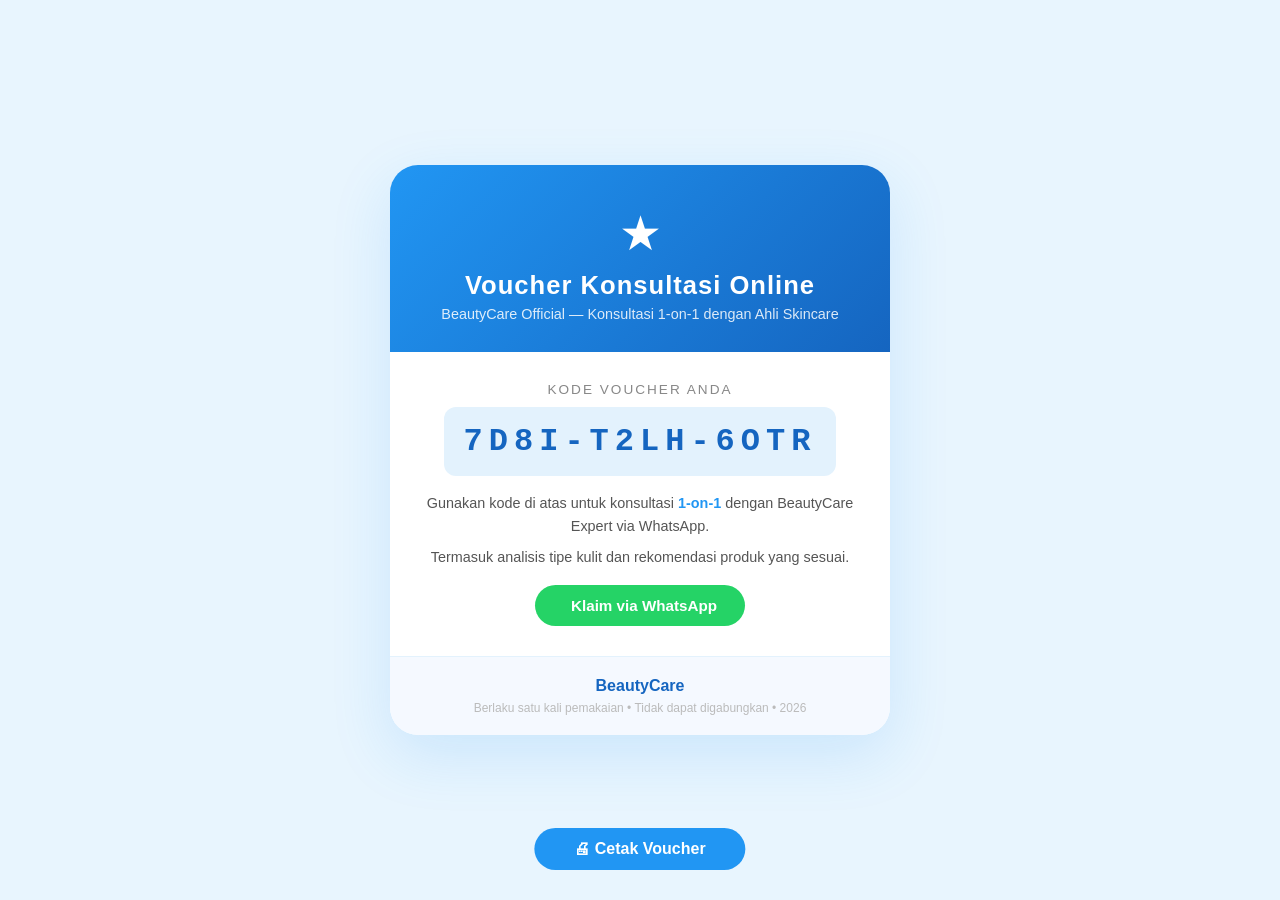
<file: digital/voucher-konsultasi.html>
<!DOCTYPE html>
<html lang="id">
<head>
<meta charset="UTF-8">
<meta name="viewport" content="width=device-width, initial-scale=1.0">
<title>Voucher Konsultasi - BeautyCare</title>
<style>
  @media print { @page { margin: 1cm; } body { -webkit-print-color-adjust: exact; print-color-adjust: exact; } }
  * { box-sizing: border-box; margin: 0; padding: 0; }
  body { font-family: 'Segoe UI', Arial, sans-serif; background: #e8f5fe; min-height: 100vh; display: flex; align-items: center; justify-content: center; padding: 20px; }
  .voucher { max-width: 500px; width: 100%; background: #fff; border-radius: 28px; overflow: hidden; box-shadow: 0 20px 60px rgba(33,150,243,0.15); }
  .voucher-top { background: linear-gradient(135deg, #2196f3, #1565c0); color: #fff; padding: 40px 30px 30px; text-align: center; }
  .voucher-top .star { font-size: 48px; display: block; margin-bottom: 10px; }
  .voucher-top h1 { font-size: 1.6rem; font-weight: 800; letter-spacing: 1px; }
  .voucher-top p { opacity: 0.85; font-size: 0.9rem; margin-top: 6px; }
  .voucher-body { padding: 30px; text-align: center; }
  .voucher-body .label { font-size: 0.85rem; color: #888; text-transform: uppercase; letter-spacing: 2px; margin-bottom: 10px; }
  .voucher-body .code { font-size: 2rem; font-weight: 800; letter-spacing: 6px; color: #1565c0; background: #e3f2fd; padding: 16px 20px; border-radius: 12px; display: inline-block; font-family: 'Courier New', monospace; margin-bottom: 16px; word-break: break-all; }
  .voucher-body .info { color: #555; font-size: 0.9rem; line-height: 1.6; }
  .voucher-body .info strong { color: #2196f3; }
  .voucher-footer { padding: 20px 30px; background: #f5f9ff; text-align: center; border-top: 1px solid #e3f2fd; }
  .voucher-footer .brand { font-weight: 700; color: #1565c0; }
  .voucher-footer .terms { font-size: 0.75rem; color: #bbb; margin-top: 6px; }
  .btn-print { display: block; margin: 16px auto 0; padding: 12px 40px; background: #2196f3; color: #fff; border: none; border-radius: 999px; font-size: 1rem; font-weight: 600; cursor: pointer; }
  .btn-print:hover { background: #1565c0; }
  @media print { .btn-print { display: none; } body { background: #fff; } }
  .wa-btn { display: inline-flex; align-items: center; gap: 8px; margin-top: 16px; padding: 12px 28px; background: #25d366; color: #fff; border-radius: 999px; text-decoration: none; font-weight: 600; font-size: 0.95rem; }
  .wa-btn:hover { background: #1da851; }
</style>
</head>
<body>

<div class="voucher">
  <div class="voucher-top">
    <span class="star">&#9733;</span>
    <h1>Voucher Konsultasi Online</h1>
    <p>BeautyCare Official &mdash; Konsultasi 1-on-1 dengan Ahli Skincare</p>
  </div>

  <div class="voucher-body">
    <div class="label">Kode Voucher Anda</div>
    <div class="code" id="voucher-code">[Kode Unik]</div>
    <div class="info">
      <p>Gunakan kode di atas untuk konsultasi <strong>1-on-1</strong> dengan BeautyCare Expert via WhatsApp.</p>
      <p style="margin-top:8px">Termasuk analisis tipe kulit dan rekomendasi produk yang sesuai.</p>
    </div>
    <a class="wa-btn" id="wa-claim" href="#" target="_blank">
      <i class="fab fa-whatsapp"></i> Klaim via WhatsApp
    </a>
  </div>

  <div class="voucher-footer">
    <div class="brand">BeautyCare</div>
    <div class="terms">Berlaku satu kali pemakaian &bull; Tidak dapat digabungkan &bull; 2026</div>
  </div>
</div>

<button class="btn-print" onclick="window.print()" style="position:fixed;bottom:30px;left:50%;transform:translateX(-50%)">&#128424; Cetak Voucher</button>

<script>
  function generateCode(len) {
    const chars = 'ABCDEFGHIJKLMNOPQRSTUVWXYZ0123456789';
    let code = '';
    for (let i = 0; i < len; i++) {
      if (i > 0 && i % 4 === 0) code += '-';
      code += chars.charAt(Math.floor(Math.random() * chars.length));
    }
    return code;
  }

  const params = new URLSearchParams(window.location.search);
  let code = params.get('kode');
  if (!code) code = generateCode(12);
  document.getElementById('voucher-code').textContent = code;

  const wa = params.get('wa') || '628123456789';
  const msg = encodeURIComponent('Halo BeautyCare, saya ingin menggunakan voucher konsultasi online.\n\nKode Voucher: ' + code + '\n\nSaya siap untuk konsultasi.');
  document.getElementById('wa-claim').href = 'https://wa.me/' + wa + '?text=' + msg;
</script>

</body>
</html>
</file>
<file: style.css>
/* Reset & base */
* {
  box-sizing: border-box;
  margin: 0;
  padding: 0;
}
html {
  scroll-behavior: smooth;
}
body {
  font-family: Arial, sans-serif;
  background: #f8f5f1;
  color: #333;
  line-height: 1.6;
}
img {
  max-width: 100%;
  display: block;
}
a {
  color: inherit;
}
button,
.btn-explore,
.social-box {
  border: none;
  cursor: pointer;
}

/* Header
   Menata bar navigasi utama, logo, dan menu agar rapi.
   Header dibuat sticky agar tetap terlihat saat menggulir halaman.
*/
header {
  background: #fff;                 /* Latar putih untuk header */
  padding: 18px 24px;               /* Spasi dalam header */
  display: flex;                    /* Mengatur posisi elemen secara horizontal */
  align-items: center;              /* Vertikal align elemen */
  justify-content: space-between;   /* Pisahkan logo dan menu */
  gap: 20px;                        /* Jarak antar elemen */
  box-shadow: 0 2px 10px rgba(0, 0, 0, 0.08); /* Bayangan halus */
  position: sticky;                 /* Header melekat di atas saat scroll */
  top: 0;
  z-index: 10;                      /* Pastikan header di atas konten lain */
}
.logo {
  font-size: 28px;                  /* Ukuran teks logo */
  font-weight: 800;                 /* Tebal font */
  color: deeppink;                  /* Warna logo */
  letter-spacing: 0.5px;            /* Jarak antar huruf */
}
nav ul {
  list-style: none;                 /* Hilangkan bullet list */
  display: flex;                    /* Tampilkan menu secara horizontal */
  flex-wrap: wrap;                  /* Jika ruang kecil, menu bisa terbungkus */
  gap: 18px;                        /* Jarak antar item menu */
  align-items: center;              /* Posisi tengah vertikal */
}
nav a {
  text-decoration: none;            /* Hilangkan garis bawah link */
  color: #333;                      /* Warna teks link */
  font-weight: 600;                 /* Tebal teks link */
  transition: 0.2s ease;            /* Animasi saat hover */
}
nav a:hover {
  color: deeppink;                  /* Warna berubah saat kursor berada di atas */
}

/* Hero section
   Menata tampilan bagian atas dengan gambar dan teks utama.
   Foto dibuat responsif agar tidak terpotong di layar kecil.
*/
#Home {
  padding: 80px 24px;            /* Spasi atas/bawah dan kiri/kanan */
}
.home-container {
  max-width: 1200px;              /* Lebar maksimum container */
  margin: 0 auto;                 /* Ratakan ke tengah */
  display: flex;                  /* Susun gambar dan teks berdampingan */
  align-items: center;            /* Rata tengah secara vertikal */
  gap: 40px;                      /* Jarak antar kolom */
}
.home-image,
.home-content {
  flex: 1;                        /* Masing-masing kolom mengambil ruang yang sama */
}
.home-image img {
  width: 100%;                    /* Lebar foto mengikuti kontainer */
  height: auto;                   /* Tinggi menyesuaikan agar tidak terdistorsi */
  max-height: 520px;              /* Batas tinggi untuk tampilan desktop */
  object-fit: contain;            /* Seluruh gambar tampil tanpa terpotong */
  border-radius: 30px 0 30px 0;   /* Sudut bergelombang untuk estetika */
  box-shadow: 20px 20px 0 rgba(178, 172, 136, 0.2); /* Aksen bayangan di belakang gambar */
  animation: slideRight 3s ease-out forwards;
}
@keyframes slideRight {
  from {
    transform: translateX(-100%); /* mulai dari luar layar kiri */
    opacity: 0;
  }
  to {
    transform: translateX(0); /* posisi normal */
    opacity: 1;
  }
}
.home-content span {
  font-size: 14px;                /* Ukuran teks kecil untuk label */
  letter-spacing: 2px;            /* Jarak huruf agar lebih tajam */
  color: #b2ac88;                 /* Warna aksen */
  font-weight: 700;               /* Teks tegas */
  display: block;
  margin-bottom: 14px;
}
.home-content h2 {
  font-size: 3rem;                /* Judul besar untuk fokus utama */
  color: #4a4a4a;
  line-height: 1.1;
  margin-bottom: 24px;
}
.home-content p {
  font-size: 1rem;                /* Paragraf isi */
  color: #666;
  line-height: 1.8;
  margin-bottom: 32px;
  max-width: 640px;               /* Batas lebar teks agar lebih nyaman dibaca */
}
.btn-explore {
  display: inline-flex;           /* Tombol fleksibel */
  align-items: center;
  gap: 10px;
  padding: 14px 30px;
  background: #4a4a4a;
  color: #fff;
  border-radius: 999px;           /* Bentuk tombol full rounded */
  text-decoration: none;
  transition: 0.3s ease;
}
.btn-explore:hover {
  background: #b2ac88;
  transform: translateX(4px);     /* Efek hover geser sedikit */
}

/* About section
   Menjelaskan nilai perusahaan dan menampilkan pilar yang mendukung layanan.
*/
#about-us {
  padding: 60px 24px;            /* Spasi sekitar section */
  max-width: 1200px;
  margin: 0 auto;               /* Pusatkan konten */
}
.about-header span {
  font-size: 14px;
  letter-spacing: 2px;
  color: deeppink;
  font-weight: 800;
  border-bottom: 2px solid deeppink; /* Garis bawah untuk label */
  padding-bottom: 5px;
  display: inline-block;
  margin-bottom: 18px;
}
.about-header p {
  font-size: 1rem;
  color: #555;
  max-width: 720px;             /* Lebar teks tetap nyaman dibaca */
  margin: 0 auto 40px;
  line-height: 1.7;
}
.about-pillars {
  display: flex;                 /* Tampilkan pilar secara sejajar */
  gap: 20px;
  justify-content: space-between;
  flex-wrap: wrap;              /* Turun menjadi kolom di layar kecil */
}
.pillar-item {
  flex: 1;                       /* Setiap item berbagi ruang sama */
  min-width: 220px;              /* Lebar minimum supaya tetap rapi */
  padding: 24px 18px;
  background: #fff;
  border-radius: 20px;
  box-shadow: 0 10px 30px rgba(0, 0, 0, 0.05);
  position: relative;
}
.pillar-icon {
  font-size: 40px;               /* Ukuran ikon */
  color: deeppink;
  margin-bottom: 16px;
}
.pillar-item h3 {
  font-size: 1rem;
  color: #7a1d45;
  margin-bottom: 12px;
  letter-spacing: 0.5px;
}
.pillar-item p {
  font-size: 0.95rem;
  color: #666;
  line-height: 1.7;
}
.pillar-item:not(:last-child)::after {
  content: "";
  position: absolute;
  right: -10px;
  top: 20%;
  height: 60%;
  width: 1px;
  background-color: #eee;        /* Garis pemisah vertikal antar pilar */
}
.about-banner {
  display: flex;                 /* Banner quote berjejer */
  align-items: center;
  gap: 24px;
  background: #fff0f5;           /* Latar light pink */
  padding: 26px 28px;
  border-radius: 50px;
  margin-top: 40px;
}
.banner-logo {
  width: 56px;
  height: 56px;
  border-radius: 50%;
  background: deeppink;
  color: #fff;
  display: flex;
  align-items: center;
  justify-content: center;
  font-size: 1.5rem;
  font-weight: 800;
  flex-shrink: 0;                /* Jangan mengecil saat ruang terbatas */
}
.banner-text {
  font-size: 1rem;
  color: deeppink;
  line-height: 1.7;
}

/* Services section
   Menampilkan pilihan layanan penggunaan produk atau treatment.
*/
#services {
  padding: 60px 24px;            /* Spasi sekitar section */
  background: #f2ede4;            /* Latar sage lembut */
  text-align: center;
}
#services h2 {
  font-size: 2rem;                /* Judul section */
  color: #4a4a4a;
  margin-bottom: 12px;
}
#services .subtitle {
  color: #555;
  margin-bottom: 42px;
  max-width: 760px;               /* Maksimum lebar teks penjelasan */
  margin-left: auto;
  margin-right: auto;
  font-size: 1rem;
}
.services-container {
  display: flex;                  /* Susunan kotak layanan */
  justify-content: center;
  gap: 24px;
  flex-wrap: wrap;                /* Turun jadi kolom saat layar kecil */
  max-width: 1200px;
  margin: 0 auto;
}
.service-box {
  background: #fff;
  padding: 32px 24px;
  border-radius: 22px;
  width: 280px;                   /* Lebar tetap untuk setiap kotak */
  box-shadow: 0 8px 24px rgba(0, 0, 0, 0.08);
  transition: 0.3s ease;
  display: flex;
  flex-direction: column;
  align-items: center;
  gap: 16px;
  text-align: center;
}
.service-box:hover {
  transform: translateY(-6px);    /* Efek hover naik sedikit */
  box-shadow: 0 12px 30px rgba(0, 0, 0, 0.12);
}
.service-icon {
  font-size: 42px;                /* Ikon layanan */
}
.service-box h3 {
  font-size: 1.1rem;
  color: #4a4a4a;
  margin-bottom: 8px;
}
.service-box p {
  color: #666;
  line-height: 1.7;
  font-size: 0.95rem;
}

/* Product cards
   Menata tampilan daftar produk dalam bentuk kartu responsif.
*/
.container-produk {
  padding: 60px 24px;            /* Spasi section produk */
  background: #fdfaf6;            /* Latar cerah */
}
.container-produk h2 {
  text-align: center;
  margin-bottom: 24px;
  color: #4a4a4a;
  font-size: 2rem;
}
.produk-list {
  list-style: none;               /* Hapus bullet list */
  display: grid;                  /* Grid responsif untuk kartu */
  grid-template-columns: repeat(auto-fit, minmax(260px, 1fr));
  gap: 24px;
  padding: 0;
  margin: 0;
}
.produk-list .card {
  background: #fff;
  padding: 26px;
  border-radius: 26px;
  box-shadow: 0 10px 30px rgba(0, 0, 0, 0.08);
  display: flex;
  flex-direction: column;
  gap: 18px;
  min-height: 520px;             /* Tinggi seragam untuk semua kartu */
}
.produk-list .card h1 {
  font-size: 1.2rem;
  color: #4a4a4a;
  margin: 0;
  text-transform: capitalize;     /* Judul produk huruf kapital kecil */
}
.produk-list .card p {
  color: #666;
  line-height: 1.8;
  font-size: 0.95rem;
}
.produk-list .card img {
  border-radius: 18px;
  height: 260px;                  /* Tinggi gambar seragam */
  object-fit: cover;              /* Menjaga proporsi gambar */
}
.produk-list .card .card-kategori {
  font-size: 0.75rem;
  color: deeppink;
  font-weight: 700;
  text-transform: uppercase;
  letter-spacing: 1px;
}
.produk-list .card .card-footer {
  margin-top: auto;
  display: flex;
  flex-direction: column;
  gap: 12px;
}
.produk-list .card .card-harga {
  font-size: 1.3rem;
  font-weight: 800;
  color: #4a4a4a;
}
.produk-list .card .btn-pesan {
  padding: 12px 28px;
  border-radius: 999px;
  background: deeppink;
  color: #fff;
  font-weight: 700;
  border: none;
  cursor: pointer;
  transition: 0.25s ease;
}
.produk-list .card .btn-pesan:hover {
  background: #c0006e;
  transform: translateY(-2px);
}

/* Contact section
   Menampilkan tombol sosial dan informasi kontak di bagian akhir halaman.
*/
#contact {
  padding: 60px 24px;            /* Spasi section kontak */
  background: #fff;
  border-top: 1px solid #eee;     /* Garis tipis pemisah dari section sebelumnya */
  text-align: center;
}
#contact h2 {
  font-size: 2rem;
  color: #4a4a4a;
  margin-bottom: 12px;
}
.contact-subtitle {
  color: #555;
  margin: 0 auto 34px;
  max-width: 680px;             /* Batas lebar teks agar lebih mudah dibaca */
  font-size: 1rem;
  line-height: 1.75;
}
.social-container {
  display: flex;                 /* Susun tombol sosial horizontal */
  justify-content: center;
  gap: 18px;
  flex-wrap: wrap;               /* Turun jadi kolom saat layar kecil */
  margin-bottom: 32px;
}
.social-box {
  display: inline-flex;
  align-items: center;
  gap: 10px;
  padding: 14px 24px;
  border-radius: 999px;          /* Bentuk kapsul */
  text-decoration: none;
  color: #fff;
  font-weight: 700;
  transition: 0.25s ease;
  box-shadow: 0 8px 20px rgba(0, 0, 0, 0.1);
}
.social-box:hover {
  transform: translateY(-4px);
  box-shadow: 0 12px 24px rgba(0, 0, 0, 0.14);
}
.social-box i {
  font-size: 1.1rem;             /* Ukuran ikon sosial */
}
.whatsapp {
  background: #25d366;           /* Warna hijau WhatsApp */
}
.instagram {
  background: linear-gradient(45deg, #f09433 0%, #e6683c 25%, #dc2743 50%, #cc2366 75%, #bc1888 100%); /* Gradasi Instagram */
}
.twitter {
  background: #1da1f2;           /* Warna Twitter */
}
.shopee {
  background: #ee4d2d;           /* Warna Shopee */
}
.footer-text {
  color: #aaa;
  font-size: 0.92rem;
}

.nav-admin {
  background: deeppink;
  color: #fff !important;
  padding: 6px 18px;
  border-radius: 999px;
  font-size: 0.85rem;
}
.nav-admin:hover {
  background: #c0006e !important;
  color: #fff !important;
}

/* Modal order */
.modal {
  display: none;
  position: fixed;
  z-index: 999;
  left: 0; top: 0;
  width: 100%; height: 100%;
  background: rgba(0,0,0,0.5);
  align-items: center;
  justify-content: center;
  padding: 20px;
}
.modal-content {
  background: #fff;
  padding: 32px;
  border-radius: 24px;
  max-width: 480px;
  width: 100%;
  max-height: 90vh;
  overflow-y: auto;
  position: relative;
}
.modal-lg {
  max-width: 580px;
}
.modal-close {
  position: absolute;
  right: 20px; top: 16px;
  font-size: 28px;
  cursor: pointer;
  color: #999;
  line-height: 1;
}
.modal-close:hover { color: #333; }
.modal-content h2 {
  font-size: 1.4rem;
  color: #4a4a4a;
  margin-bottom: 6px;
  padding-right: 30px;
}
.modal-produk-harga {
  color: deeppink;
  font-weight: 700;
  font-size: 1.1rem;
  margin-bottom: 20px;
}
.modal-content label {
  display: block;
  font-size: 0.9rem;
  font-weight: 600;
  color: #555;
  margin: 14px 0 4px;
}
.modal-content input,
.modal-content textarea {
  width: 100%;
  padding: 11px 14px;
  border: 1.5px solid #e0ddd8;
  border-radius: 12px;
  font-size: 0.95rem;
  font-family: inherit;
  transition: 0.2s;
  box-sizing: border-box;
}
.modal-content input:focus,
.modal-content textarea:focus,
.modal-content select:focus {
  outline: none;
  border-color: deeppink;
}
.modal-content select {
  width: 100%;
  padding: 11px 14px;
  border: 1.5px solid #e0ddd8;
  border-radius: 12px;
  font-size: 0.95rem;
  font-family: inherit;
  transition: 0.2s;
  box-sizing: border-box;
  background: #fff;
  cursor: pointer;
  -webkit-appearance: none;
  appearance: none;
  background-image: url("data:image/svg+xml,%3Csvg xmlns='http://www.w3.org/2000/svg' width='12' height='8'%3E%3Cpath fill='%23999' d='M6 8L0 0h12z'/%3E%3C/svg%3E");
  background-repeat: no-repeat;
  background-position: right 14px center;
  padding-right: 36px;
}
.form-row {
  display: flex;
  gap: 14px;
}
.form-col {
  flex: 1;
  min-width: 0;
}
.btn-order {
  width: 100%;
  margin-top: 20px;
  padding: 14px;
  border: none;
  border-radius: 999px;
  background: deeppink;
  color: #fff;
  font-weight: 700;
  font-size: 1rem;
  cursor: pointer;
  transition: 0.25s;
}
.btn-order:hover {
  background: #c0006e;
  transform: translateY(-2px);
}

.suggestions {
  display: none;
  background: #fff;
  border: 1.5px solid #e0ddd8;
  border-radius: 12px;
  max-height: 220px;
  overflow-y: auto;
  margin-top: 2px;
  box-shadow: 0 8px 24px rgba(0,0,0,0.1);
  position: relative;
  z-index: 20;
}
.suggestion-item {
  padding: 10px 14px;
  cursor: pointer;
  font-size: 0.9rem;
  border-bottom: 1px solid #f5f2ee;
  transition: 0.15s;
}
.suggestion-item:hover { background: deeppink; color: #fff; }
.suggestion-item:last-child { border-bottom: none; }

.kurir-info label { display: block; font-size: 0.9rem; font-weight: 600; color: #555; margin: 14px 0 4px; }
.kurir-static {
  display: flex;
  align-items: center;
  gap: 8px;
  padding: 10px 14px;
  background: #f0faf0;
  border: 1.5px solid #c8e6c9;
  border-radius: 12px;
  font-size: 0.95rem;
  color: #2e7d32;
}

.ongkir-status {
  margin-top: 6px;
  font-size: 0.85rem;
}
.ongkir-loading { color: #999; font-style: italic; }
.ongkir-realtime { color: #25d366; font-weight: 600; }
.ongkir-realtime i { margin-right: 4px; }
.ongkir-static { color: #888; }
.ongkir-static i { margin-right: 4px; }
.ongkir-warning { color: #e67e22; font-size: 0.8rem; }

.price-breakdown {
  margin-top: 18px;
  padding: 16px 18px;
  background: #f9f7f4;
  border-radius: 14px;
  border: 1px solid #ede9e2;
}
.price-row {
  display: flex;
  justify-content: space-between;
  font-size: 0.95rem;
  color: #666;
  padding: 4px 0;
}
.price-total {
  font-size: 1.1rem;
  font-weight: 800;
  color: #4a4a4a;
  border-top: 1.5px solid #ede9e2;
  margin-top: 4px;
  padding-top: 10px;
}

/* Payment modal */
.payment-success-icon {
  width: 56px; height: 56px;
  margin: 0 auto 12px;
  background: #25d366;
  color: #fff;
  font-size: 28px;
  border-radius: 50%;
  display: flex;
  align-items: center;
  justify-content: center;
}
.payment-total-box {
  text-align: center;
  background: linear-gradient(135deg, deeppink, #c0006e);
  color: #fff;
  padding: 20px;
  border-radius: 16px;
  margin: 0 0 20px;
}
.payment-total-label {
  display: block;
  font-size: 0.85rem;
  opacity: 0.9;
  margin-bottom: 4px;
}
.payment-total-amount {
  font-size: 1.8rem;
  font-weight: 800;
}
.payment-banks,
.payment-qris {
  margin-bottom: 18px;
}
.payment-banks h3,
.payment-qris h3 {
  font-size: 0.95rem;
  color: #4a4a4a;
  margin-bottom: 10px;
}
.bank-item {
  display: flex;
  align-items: center;
  gap: 12px;
  padding: 12px 14px;
  background: #f9f7f4;
  border-radius: 12px;
  margin-bottom: 8px;
  border: 1px solid #ede9e2;
}
.bank-left {
  min-width: 60px;
  font-weight: 700;
  color: deeppink;
  font-size: 0.9rem;
}
.bank-right {
  flex: 1;
  display: flex;
  flex-direction: column;
}
.bank-no-rek {
  font-size: 1.1rem;
  font-weight: 700;
  color: #333;
  letter-spacing: 1px;
}
.bank-atas-nama {
  font-size: 0.8rem;
  color: #888;
}
.btn-copy {
  background: none;
  border: 1.5px solid #ddd;
  border-radius: 8px;
  padding: 6px 10px;
  cursor: pointer;
  color: #999;
  font-size: 0.9rem;
  transition: 0.2s;
  flex-shrink: 0;
}
.btn-copy:hover {
  background: deeppink;
  border-color: deeppink;
  color: #fff;
}
.qris-wrapper {
  text-align: center;
  padding: 16px;
  background: #fff;
  border: 2px dashed #ddd;
  border-radius: 16px;
}
.qris-wrapper img {
  max-width: 200px;
  margin: 0 auto 8px;
}
.qris-wrapper p {
  font-size: 0.85rem;
  color: #888;
}
.payment-wa {
  text-align: center;
  margin: 16px 0;
  padding: 14px;
  background: #f0faf0;
  border-radius: 12px;
}
.payment-wa p {
  font-size: 0.85rem;
  color: #555;
  margin-bottom: 10px;
}
.btn-wa-konfirmasi {
  display: inline-flex;
  align-items: center;
  gap: 8px;
  background: #25d366;
  color: #fff;
  padding: 12px 28px;
  border-radius: 999px;
  font-weight: 700;
  text-decoration: none;
  transition: 0.25s;
}
.btn-wa-konfirmasi:hover {
  background: #1da851;
  transform: translateY(-2px);
}
.payment-actions {
  margin-top: 14px;
}

/* Toast notification */
.toast {
  position: fixed;
  bottom: 30px;
  left: 50%;
  transform: translateX(-50%);
  padding: 14px 28px;
  border-radius: 999px;
  color: #fff;
  font-weight: 600;
  font-size: 0.95rem;
  z-index: 9999;
  opacity: 0;
  transition: 0.4s;
  pointer-events: none;
  white-space: nowrap;
}
.toast-muncul {
  opacity: 1;
}
.toast-sukses { background: #25d366; }
.toast-error { background: #e74c3c; }

/* Responsive rules
   Aturan khusus untuk ukuran layar lebih kecil, agar tampilan tetap rapi.
*/
@media (max-width: 1024px) {
  .home-image img {
    height: 420px;              /* Sedikit kecilkan gambar di tablet */
  }
  .home-content h2 {
    font-size: 2.4rem;          /* Ukuran judul disesuaikan */
  }
}

@media (max-width: 768px) {
  header {
    flex-direction: column;      /* Susun header menjadi vertikal */
    align-items: flex-start;
    padding: 18px 20px;
  }
  nav ul {
    justify-content: flex-start;
    gap: 14px;
  }
  #Home {
    padding: 40px 20px;
  }
  .home-container {
    flex-direction: column;      /* Susun hero jadi vertikal */
    text-align: center;
    gap: 30px;
  }
  .home-content h2 {
    font-size: 2rem;
  }
  .home-image img {
    width: 100%;
    height: auto;                /* Pastikan foto ikut mengecil proporsional di mobile */
    box-shadow: none;
    border-radius: 24px;
  }
  .about-banner {
    flex-direction: column;
    text-align: center;
    border-radius: 24px;
    padding: 22px;
  }
  .pillar-item:not(:last-child)::after {
    display: none;               /* Hapus garis pembatas di mobile */
  }
  .container-produk {
    padding: 40px 20px;
  }
  .service-box {
    width: 100%;
    max-width: 420px;
  }
  .social-box {
    width: 100%;
    justify-content: center;
  }
}

@media (max-width: 520px) {
  header {
    padding: 18px 16px;
  }
  nav ul {
    gap: 12px;
  }
  .home-content h2 {
    font-size: 1.75rem;
  }
  .home-content p,
  .about-header p,
  .service-box p,
  .contact-subtitle {
    font-size: 0.95rem;          /* Perkecil teks agar muat di layar kecil */
  }
  .about-banner {
    padding: 18px;
  }
}
</file>
